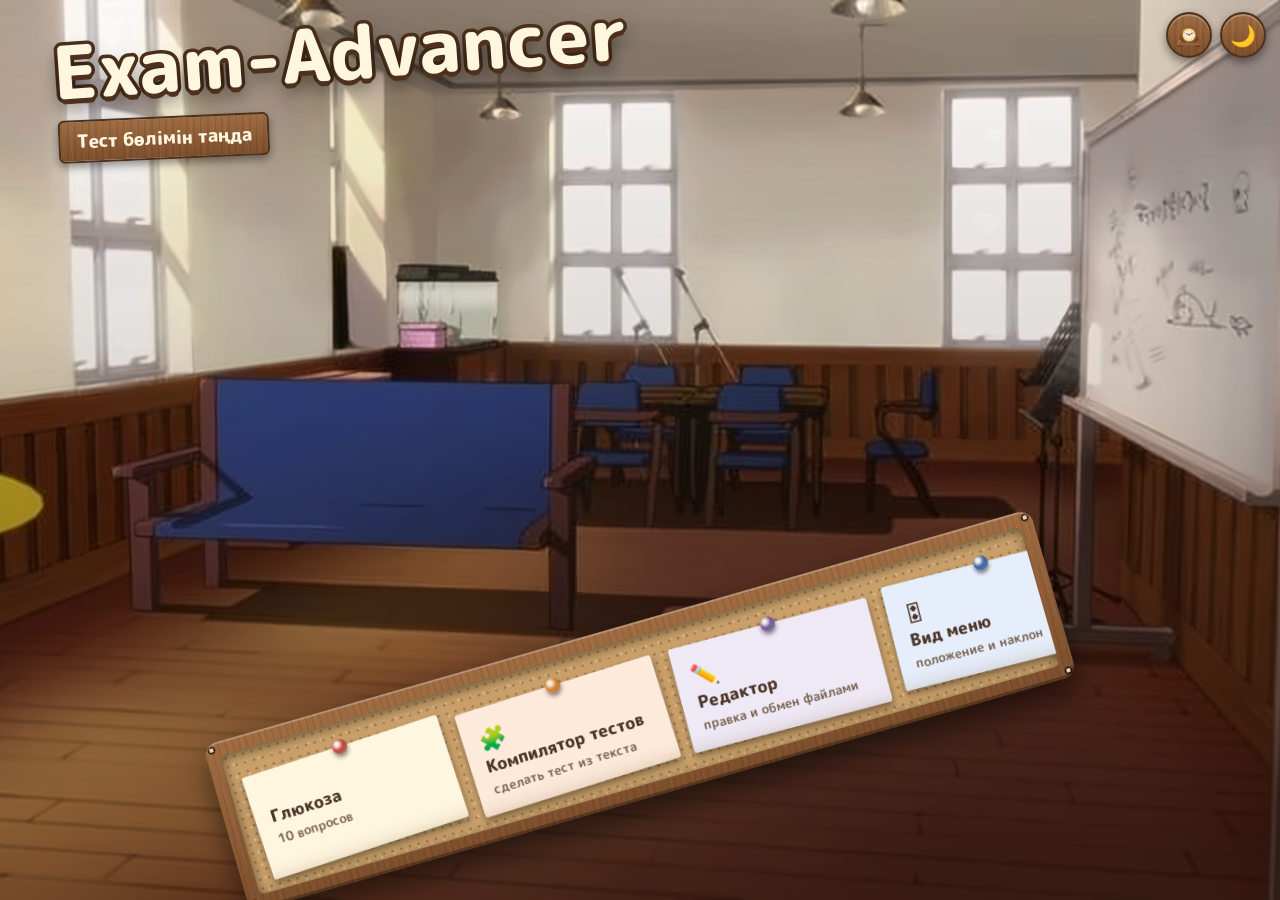
<file: index.html>
<!DOCTYPE html>
<html lang="ru">
<head>
    <meta charset="UTF-8">
    <!-- [НЕ УДАЛЯТЬ] viewport: без него медиа-запросы для телефона в style.css не сработают. -->
    <meta name="viewport" content="width=device-width, initial-scale=1">
    <title>Exam-Advancer | Тесты</title>
    <link rel="icon" href="data:,">
    <link rel="stylesheet" href="css/style.css">
    <!-- [НЕ УДАЛЯТЬ] до отрисовки применяет тему (ключ 'theme'), дизайн (ключ 'design') и включает «занавес» после перехода (ключ 'pt', см. js/transition.js). -->
    <script>try{if(localStorage.getItem('theme')==='dark')document.documentElement.setAttribute('data-theme','dark');if(localStorage.getItem('design')==='classic')document.documentElement.setAttribute('data-design','classic');if(sessionStorage.getItem('pt')){sessionStorage.removeItem('pt');document.documentElement.classList.add('pt-arrive')}}catch(e){}</script>
</head>
<body class="scene-menu home-lock">
    <!-- [НЕ УДАЛЯТЬ] id="app": home.js рисует главную именно сюда. -->
    <div class="scene" id="app"></div>

    <!-- [ПОРЯДОК ВАЖЕН] config → utils → store → layout → theme → transition → (assistant) → скрипт страницы. -->
    <script src="js/config.js"></script>
    <script src="js/utils.js"></script>
    <script src="js/store.js"></script>
    <script src="js/layout.js"></script>
    <script src="js/theme.js"></script>
    <script src="js/transition.js"></script>
    <script src="js/home.js"></script>
</body>
</html>
</file>
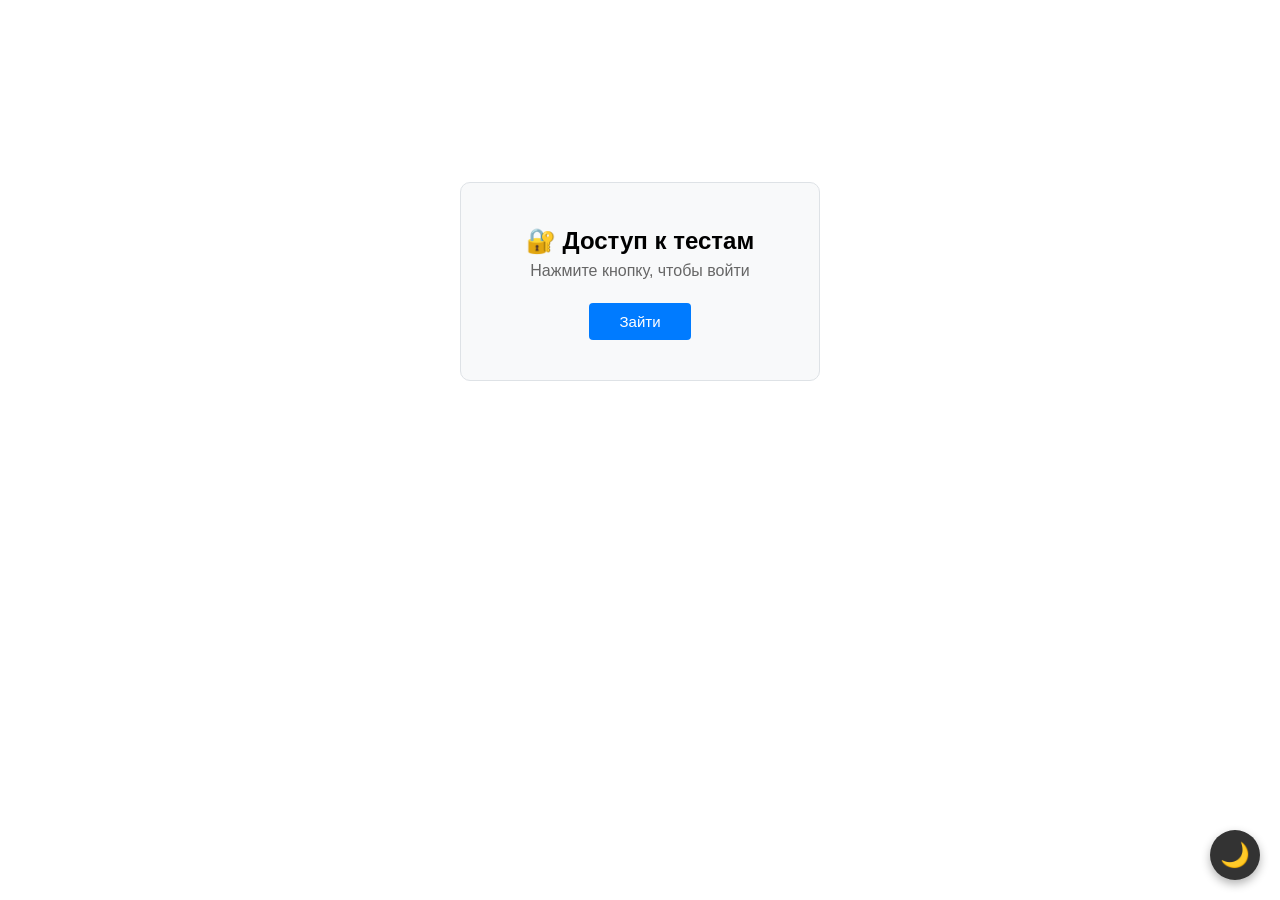
<file: quiz-template/index.html>
<!DOCTYPE html>
<html lang="ru">
<head>
    <meta charset="UTF-8">
    <!-- [НЕ УДАЛЯТЬ] viewport: без него медиа-запросы для телефона в style.css не сработают
         (в старой версии этой строки не было). -->
    <meta name="viewport" content="width=device-width, initial-scale=1">
    <title>Тесттер</title>
    <link rel="stylesheet" href="css/style.css">
    <!-- [НЕ УДАЛЯТЬ] применяет тему до отрисовки (нет белой вспышки). Ключ 'theme' = Quiz.config.KEYS.theme -->
    <script>try{if(localStorage.getItem('theme')==='dark')document.documentElement.setAttribute('data-theme','dark')}catch(e){}</script>
</head>
<body>
    <!-- [НЕ УДАЛЯТЬ] id="app": home.js рисует главную именно сюда.
         Кнопку темы здесь добавлять не нужно — её создаёт theme.js. -->
    <div class="container" id="app"></div>

    <!-- [ПОРЯДОК ВАЖЕН] config → utils → store → theme → auth → скрипт страницы.
         Новый общий скрипт добавляйте ПОСЛЕ auth.js и ДО скрипта страницы. -->
    <script src="js/config.js"></script>
    <script src="js/utils.js"></script>
    <script src="js/store.js"></script>
    <script src="js/theme.js"></script>
    <script src="js/auth.js"></script>
    <script src="js/home.js"></script>
</body>
</html>
</file>
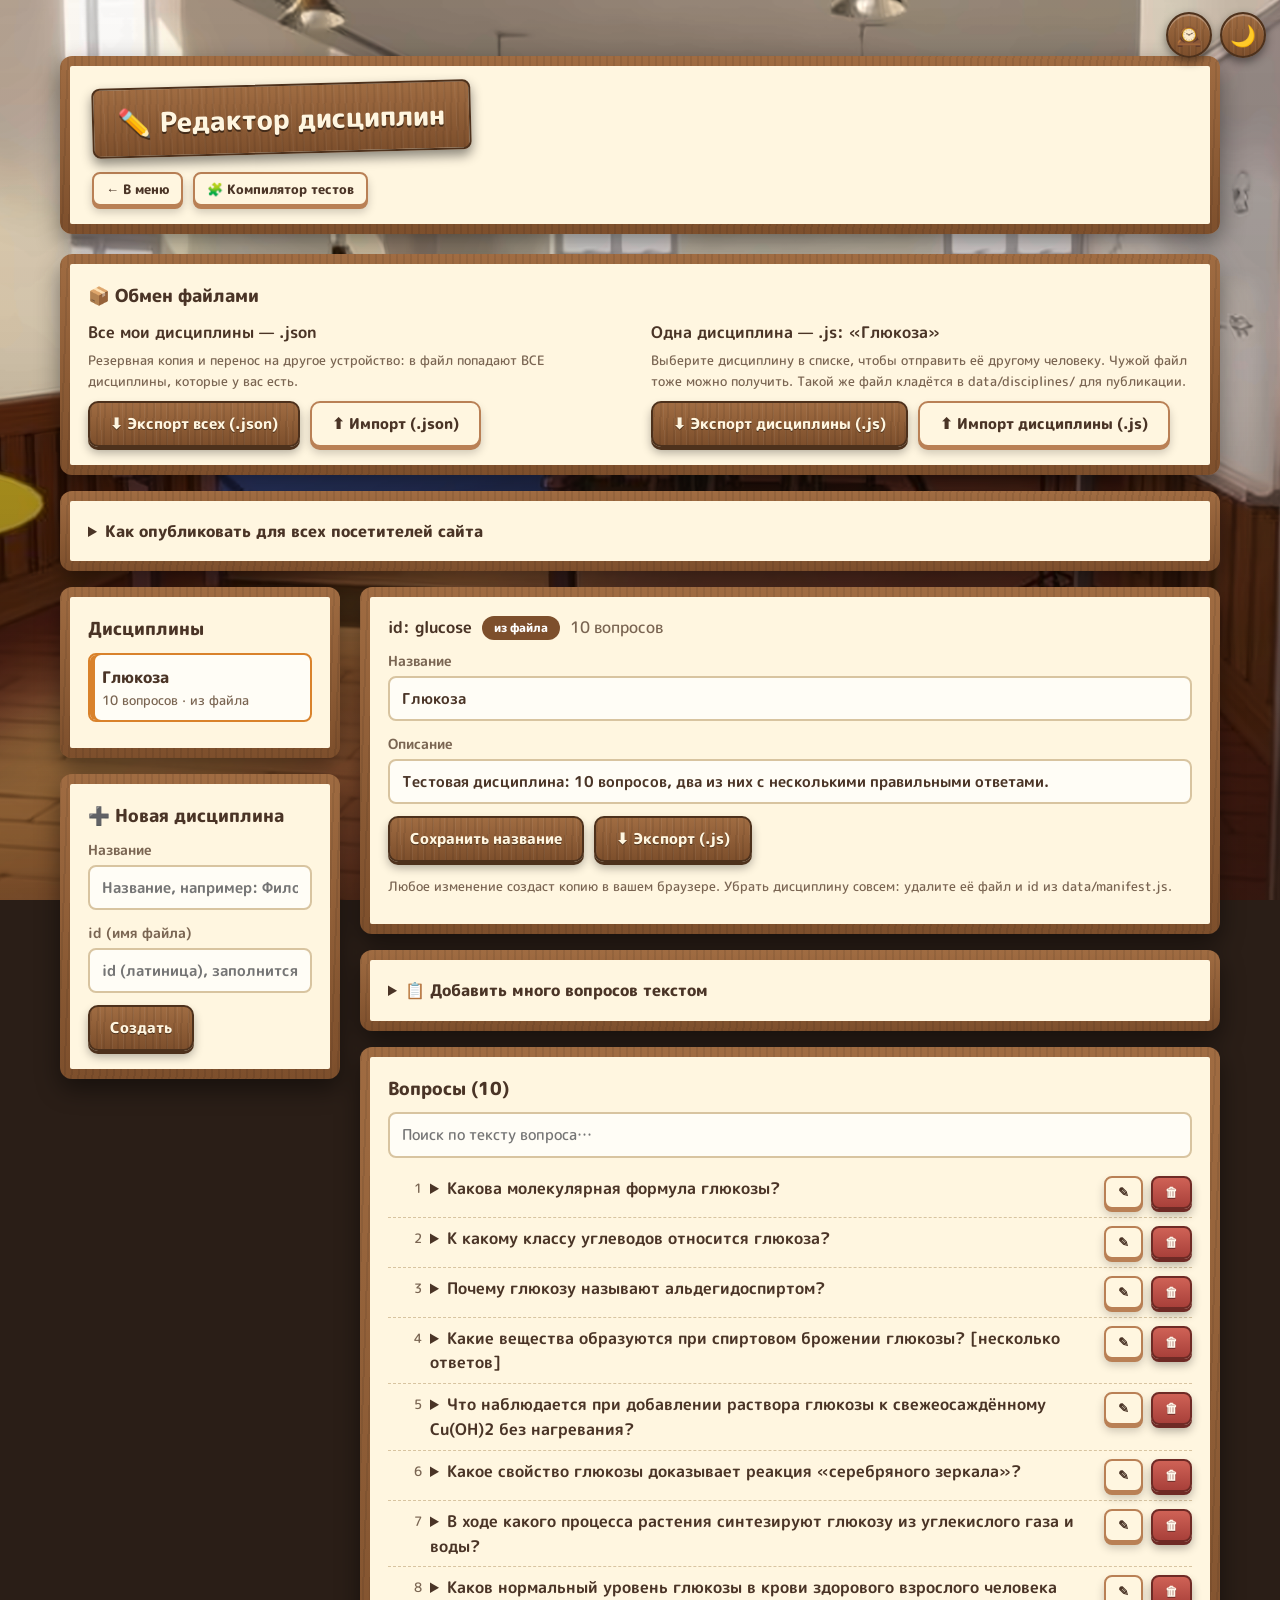
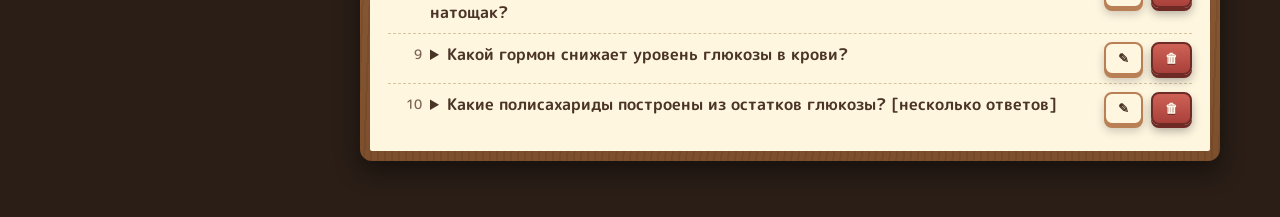
<file: admin.html>
<!DOCTYPE html>
<html lang="ru">
<head>
    <meta charset="UTF-8">
    <!-- [НЕ УДАЛЯТЬ] viewport: без него медиа-запросы для телефона в style.css не сработают. -->
    <meta name="viewport" content="width=device-width, initial-scale=1">
    <title>Редактор дисциплин</title>
    <link rel="icon" href="data:,">
    <link rel="stylesheet" href="css/style.css">
    <!-- [НЕ УДАЛЯТЬ] до отрисовки применяет тему (ключ 'theme'), дизайн (ключ 'design') и включает «занавес» после перехода (ключ 'pt', см. js/transition.js). -->
    <script>try{if(localStorage.getItem('theme')==='dark')document.documentElement.setAttribute('data-theme','dark');if(localStorage.getItem('design')==='classic')document.documentElement.setAttribute('data-design','classic');if(sessionStorage.getItem('pt')){sessionStorage.removeItem('pt');document.documentElement.classList.add('pt-arrive')}}catch(e){}</script>
</head>
<body class="scene-menu">
    <!-- [НЕ УДАЛЯТЬ] id="admin" — сюда admin.js рисует страницу -->
    <div class="container" id="admin" style="max-width:1200px"></div>

    <!-- [ПОРЯДОК ВАЖЕН] config → utils → store → layout → theme → transition → (assistant) → скрипт страницы. -->
    <script src="js/config.js"></script>
    <script src="js/utils.js"></script>
    <script src="js/store.js"></script>
    <script src="js/layout.js"></script>
    <script src="js/theme.js"></script>
    <script src="js/transition.js"></script>
    <script src="js/admin.js"></script>
</body>
</html>
</file>
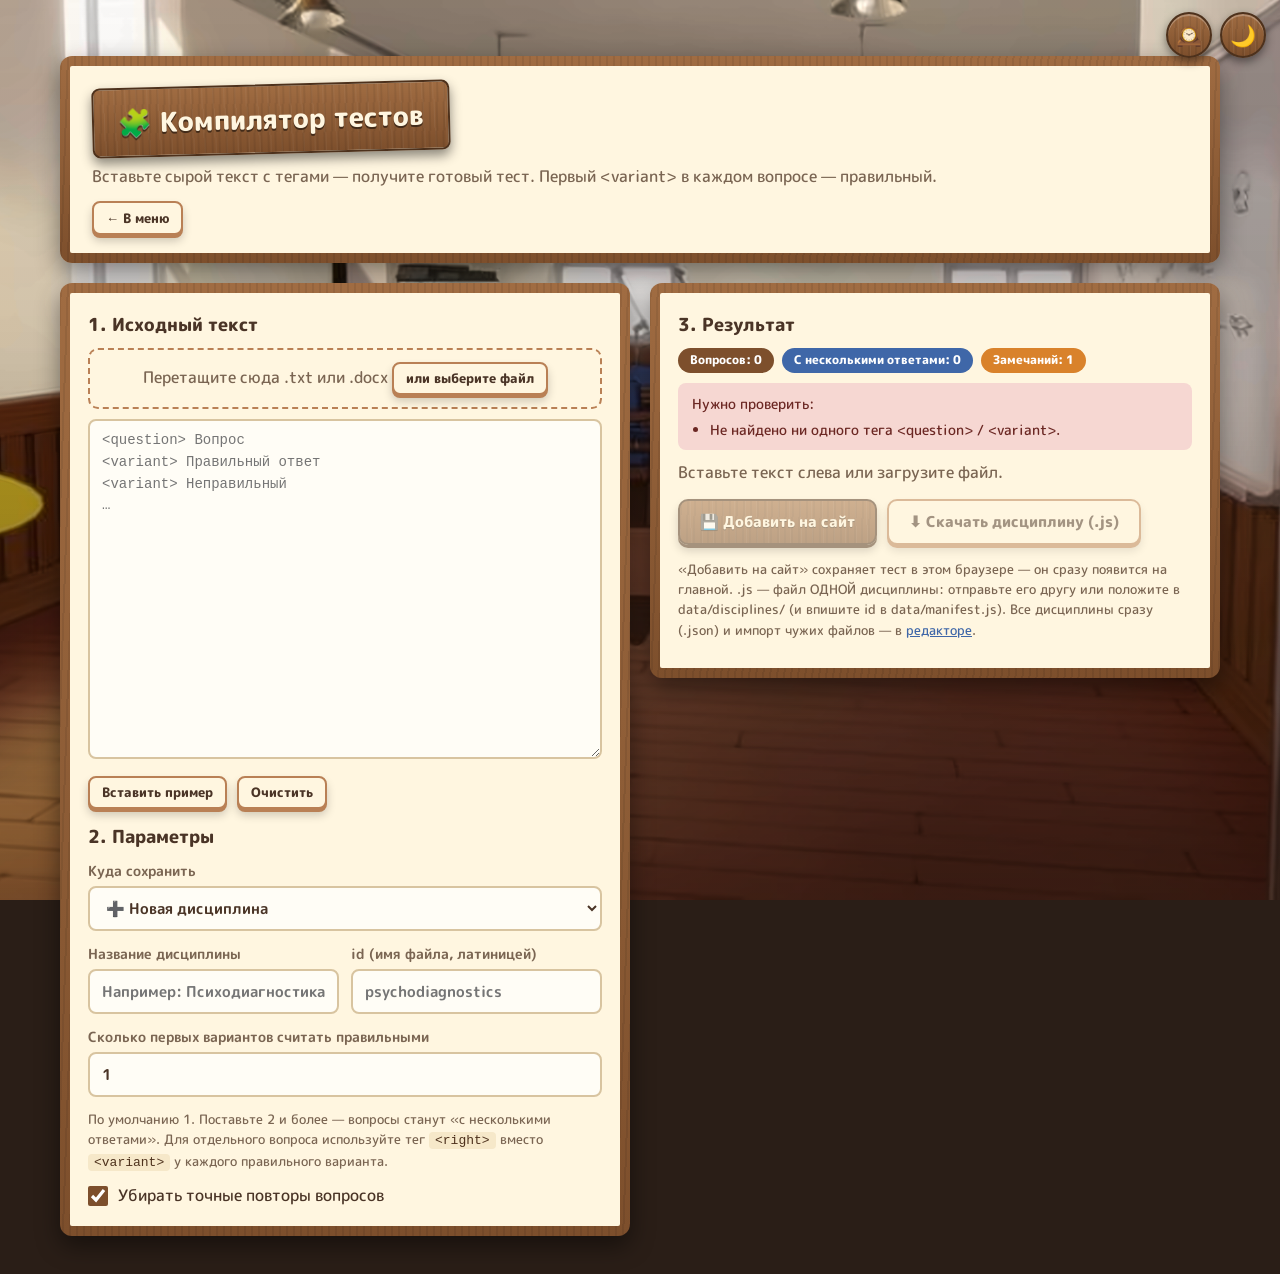
<file: compiler.html>
<!DOCTYPE html>
<html lang="ru">
<head>
    <meta charset="UTF-8">
    <!-- [НЕ УДАЛЯТЬ] viewport: без него медиа-запросы для телефона в style.css не сработают. -->
    <meta name="viewport" content="width=device-width, initial-scale=1">
    <title>Компилятор тестов</title>
    <link rel="icon" href="data:,">
    <link rel="stylesheet" href="css/style.css">
    <!-- [НЕ УДАЛЯТЬ] до отрисовки применяет тему (ключ 'theme'), дизайн (ключ 'design') и включает «занавес» после перехода (ключ 'pt', см. js/transition.js). -->
    <script>try{if(localStorage.getItem('theme')==='dark')document.documentElement.setAttribute('data-theme','dark');if(localStorage.getItem('design')==='classic')document.documentElement.setAttribute('data-design','classic');if(sessionStorage.getItem('pt')){sessionStorage.removeItem('pt');document.documentElement.classList.add('pt-arrive')}}catch(e){}</script>
</head>
<body class="scene-menu">
    <!-- [НЕ УДАЛЯТЬ] id="compiler" — сюда compiler.js рисует страницу -->
    <div class="container" id="compiler" style="max-width:1200px"></div>

    <!-- [ПОРЯДОК ВАЖЕН] config → utils → store → layout → theme → transition → (assistant) → скрипт страницы. -->
    <script src="js/config.js"></script>
    <script src="js/utils.js"></script>
    <script src="js/store.js"></script>
    <script src="js/layout.js"></script>
    <script src="js/theme.js"></script>
    <script src="js/transition.js"></script>
    <script src="js/compiler.js"></script>
</body>
</html>
</file>
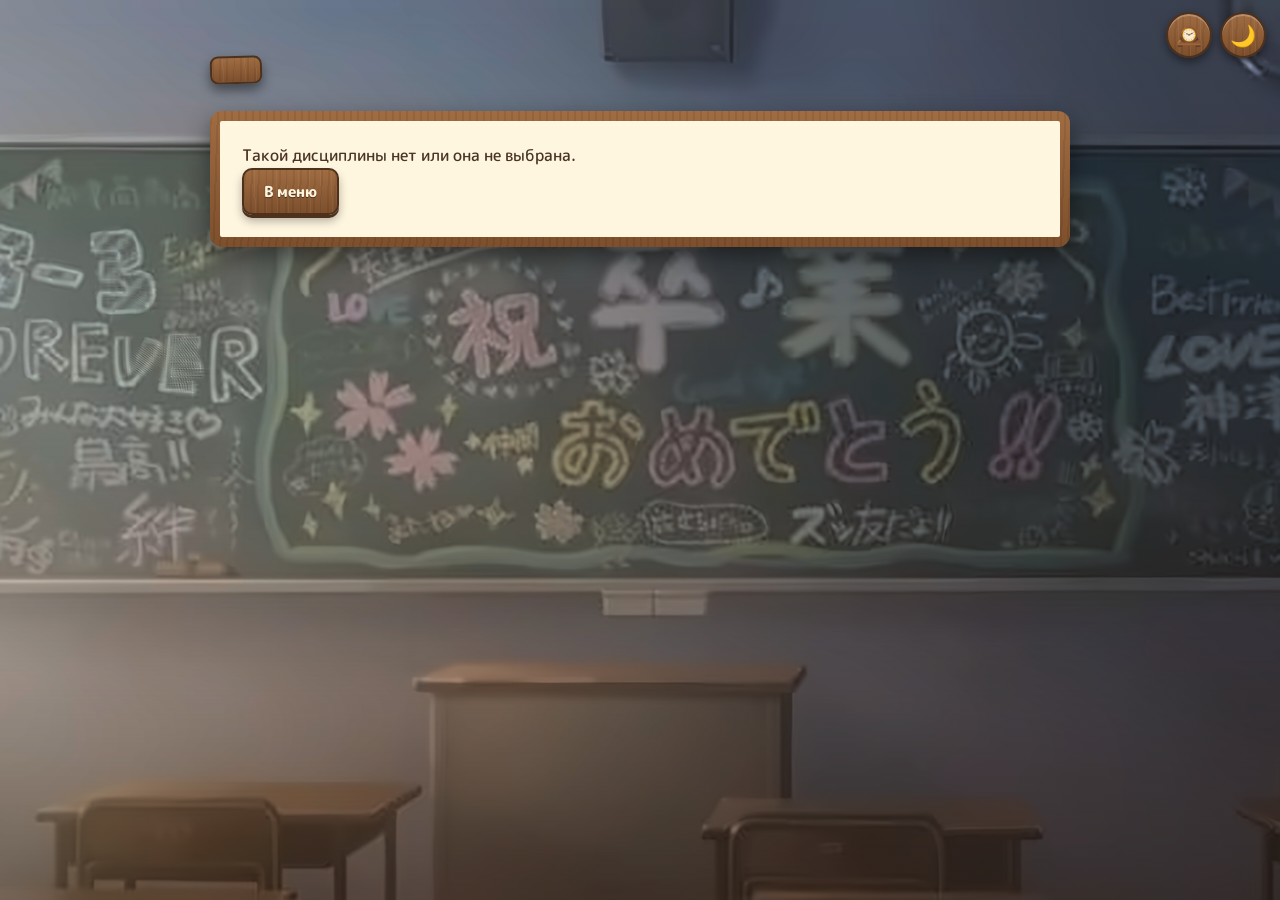
<file: quiz.html>
<!DOCTYPE html>
<html lang="ru">
<head>
    <meta charset="UTF-8">
    <!-- [НЕ УДАЛЯТЬ] viewport: без него медиа-запросы для телефона в style.css не сработают. -->
    <meta name="viewport" content="width=device-width, initial-scale=1">
    <title>Тест</title>
    <link rel="icon" href="data:,">
    <link rel="stylesheet" href="css/style.css">
    <!-- [НЕ УДАЛЯТЬ] до отрисовки применяет тему (ключ 'theme'), дизайн (ключ 'design') и включает «занавес» после перехода (ключ 'pt', см. js/transition.js). -->
    <script>try{if(localStorage.getItem('theme')==='dark')document.documentElement.setAttribute('data-theme','dark');if(localStorage.getItem('design')==='classic')document.documentElement.setAttribute('data-design','classic');if(sessionStorage.getItem('pt')){sessionStorage.removeItem('pt');document.documentElement.classList.add('pt-arrive')}}catch(e){}</script>
</head>
<body class="scene-class">
    <!-- [НЕ УДАЛЯТЬ] #quiz-wrapper (его меняет ассистент), #categoryTitle и #quiz — их ищут assistant.js и quiz.js. -->
    <div id="quiz-wrapper" class="layout-center">
        <div class="container">
            <h2 id="categoryTitle"></h2>
            <div id="quiz"></div>
        </div>
    </div>

    <!-- [ПОРЯДОК ВАЖЕН] config → utils → store → layout → theme → transition → (assistant) → скрипт страницы. -->
    <script src="js/config.js"></script>
    <script src="js/utils.js"></script>
    <script src="js/store.js"></script>
    <script src="js/layout.js"></script>
    <script src="js/theme.js"></script>
    <script src="js/transition.js"></script>
    <script src="js/assistant.js"></script>
    <script src="js/quiz.js"></script>
</body>
</html>
</file>
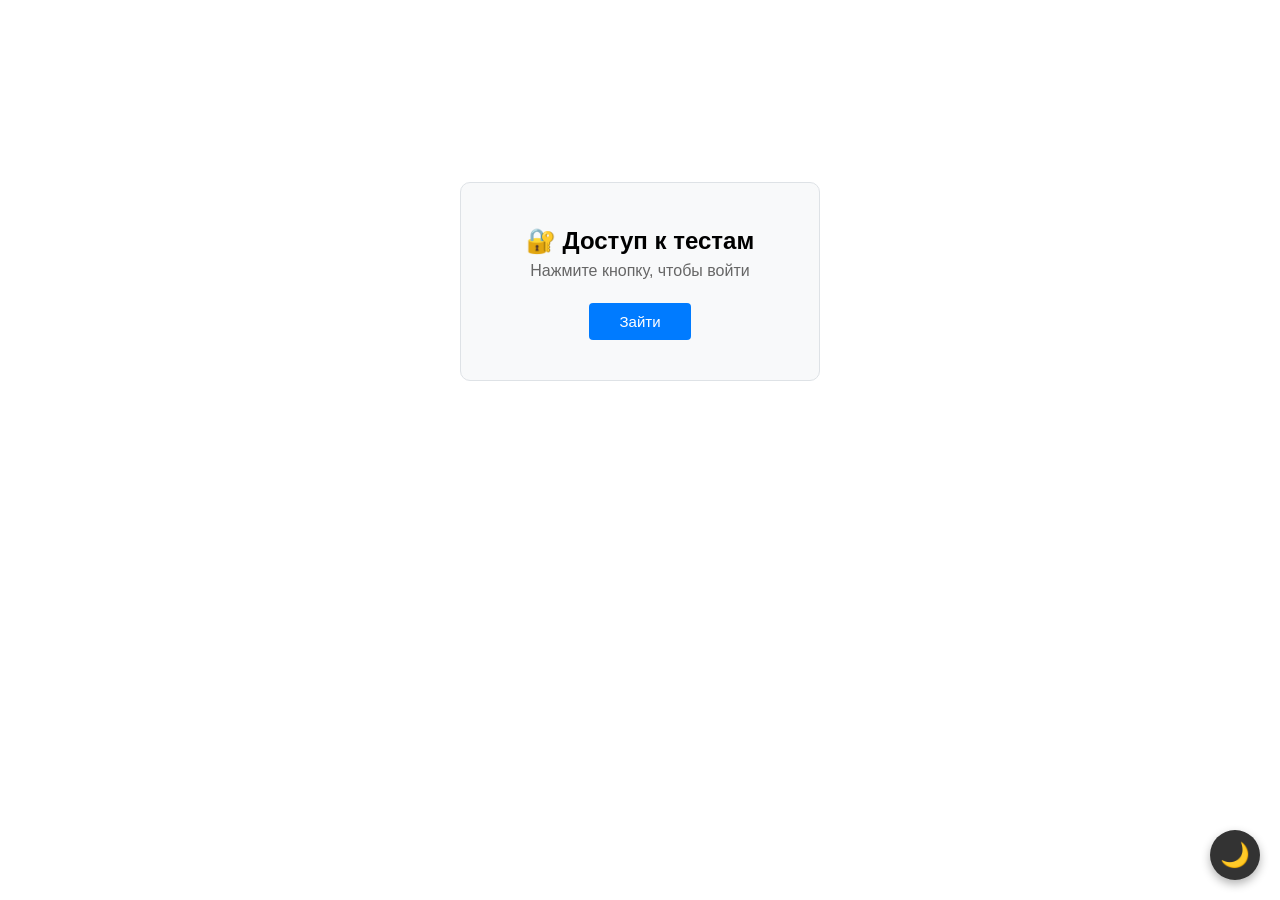
<file: quiz-template/admin.html>
<!DOCTYPE html>
<html lang="ru">
<head>
    <meta charset="UTF-8">
    <!-- [НЕ УДАЛЯТЬ] viewport: без него медиа-запросы для телефона в style.css не сработают
         (в старой версии этой строки не было). -->
    <meta name="viewport" content="width=device-width, initial-scale=1">
    <title>Редактор дисциплин</title>
    <link rel="stylesheet" href="css/style.css">
    <!-- [НЕ УДАЛЯТЬ] применяет тему до отрисовки (нет белой вспышки). Ключ 'theme' = Quiz.config.KEYS.theme -->
    <script>try{if(localStorage.getItem('theme')==='dark')document.documentElement.setAttribute('data-theme','dark')}catch(e){}</script>
</head>
<body>
    <!-- [НЕ УДАЛЯТЬ] id="admin" — сюда admin.js рисует редактор -->
    <div class="container" id="admin" style="max-width:1100px"></div>

    <!-- [ПОРЯДОК ВАЖЕН] config → utils → store → theme → auth → скрипт страницы.
         Новый общий скрипт добавляйте ПОСЛЕ auth.js и ДО скрипта страницы. -->
    <script src="js/config.js"></script>
    <script src="js/utils.js"></script>
    <script src="js/store.js"></script>
    <script src="js/theme.js"></script>
    <script src="js/auth.js"></script>
    <script src="js/admin.js"></script>
</body>
</html>
</file>
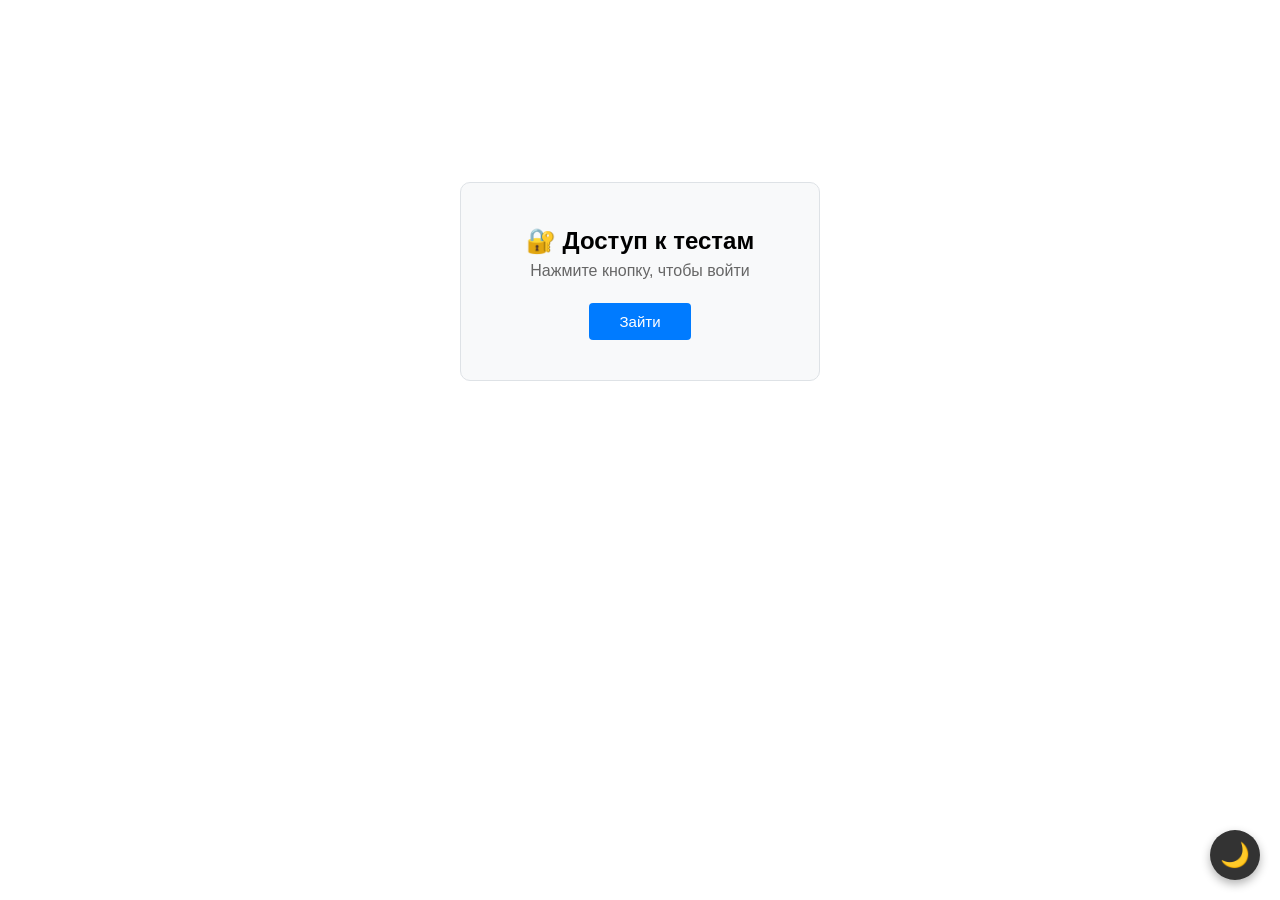
<file: quiz-template/quiz.html>
<!DOCTYPE html>
<html lang="ru">
<head>
    <meta charset="UTF-8">
    <!-- [НЕ УДАЛЯТЬ] viewport: без него медиа-запросы для телефона в style.css не сработают
         (в старой версии этой строки не было). -->
    <meta name="viewport" content="width=device-width, initial-scale=1">
    <title>Тест</title>
    <link rel="stylesheet" href="css/style.css">
    <!-- [НЕ УДАЛЯТЬ] применяет тему до отрисовки (нет белой вспышки). Ключ 'theme' = Quiz.config.KEYS.theme -->
    <script>try{if(localStorage.getItem('theme')==='dark')document.documentElement.setAttribute('data-theme','dark')}catch(e){}</script>
</head>
<body>
    <div class="container">
        <!-- [НЕ УДАЛЯТЬ] id="categoryTitle" и id="quiz" — их ищет js/quiz.js -->
        <h2 id="categoryTitle"></h2>
        <div id="quiz"></div>
    </div>

    <!-- [ПОРЯДОК ВАЖЕН] config → utils → store → theme → auth → скрипт страницы.
         Новый общий скрипт добавляйте ПОСЛЕ auth.js и ДО скрипта страницы. -->
    <script src="js/config.js"></script>
    <script src="js/utils.js"></script>
    <script src="js/store.js"></script>
    <script src="js/theme.js"></script>
    <script src="js/auth.js"></script>
    <script src="js/quiz.js"></script>
</body>
</html>
</file>
<file: css/style.css>
@import url('fonts.css');
/* =====================================================================
   css/style.css — стиль «школьный класс» (по мотивам меню K-On! PSP):
   фон-картинка кабинета, деревянные рамы, пробковая доска, бумажные записки,
   мягкий округлый шрифт. Все цвета — в переменных ниже.

   КАК ПОМЕНЯТЬ
   • Фоны: images/classroom1.png (главное меню, компилятор), images/classroom2.png (тест).
     Любые картинки с теми же именами подойдут (лучше от 1600 px по ширине).
   • Цвета: переменные в :root (день) и [data-theme="dark"] (вечер).
   • Шрифт: fonts/ (M PLUS Rounded 1c, лицензия OFL) — подключается в css/fonts.css.

   [НЕ ПЕРЕИМЕНОВЫВАТЬ] классы, которые создаёт JS:
     .dock .board-frame .cork .note .answer .multi .selected .correct .wrong
     .grid-question .current .answered .answered-correct .answered-wrong
     .navigation-panel .question-block .timer-bar .toast .q-item .curtain
   ===================================================================== */

:root {
  --wood-1: #a06c42;
  --wood-2: #7d4f2c;
  --wood-dark: #4d311c;
  --cork: #c9a06a;
  --paper: #fff6e0;
  --paper-2: #f6e8c9;
  --ink: #4a3426;
  --ink-soft: #7a6552;
  --accent: #3f67a8;         /* синий — как диван и стулья в кабинете */
  --accent-warm: #d9822b;
  --ok: #6a9f5b;  --ok-bg: #dcebd2;  --ok-text: #2f5a28;
  --bad: #c4504a; --bad-bg: #f6d7d2; --bad-text: #6b2723;

  --text: var(--ink);
  --muted: var(--ink-soft);
  --card: var(--paper);
  --card-hover: #fff0c8;
  --border: #d8c4a0;
  --input-bg: #fffdf6;
  --shadow: 0 6px 16px rgba(40, 20, 8, 0.35);

  /* для inline-стилей в JS */
  --correct-bg: var(--ok-bg); --correct-text: var(--ok-text);
  --wrong-bg: var(--bad-bg); --wrong-text: var(--bad-text);
  --selected-bg: #dbe7fa; --selected-accent: var(--accent);

  --wood-grain:
    repeating-linear-gradient(92deg, rgba(0,0,0,.07) 0 2px, transparent 2px 7px),
    repeating-linear-gradient(88deg, rgba(255,255,255,.05) 0 1px, transparent 1px 11px),
    linear-gradient(180deg, var(--wood-1), var(--wood-2));
  --tint: linear-gradient(180deg, rgba(255, 238, 210, 0.05) 0%, rgba(50, 28, 14, 0.15) 45%, rgba(40, 20, 8, 0.55) 100%);
  --font: 'M PLUS Rounded 1c', 'Nunito', 'Segoe UI', Arial, sans-serif;
  --d0: 0.05s;               /* задержка анимаций появления (увеличивается после перехода) */
  --box-opacity: 1;
}

[data-theme="dark"] {
  --wood-1: #7a4f2e;
  --wood-2: #55361d;
  --wood-dark: #2e1c0e;
  --cork: #a07c4e;
  --paper: #ece0c4;
  --paper-2: #ddceaa;
  --card-hover: #f3e3b8;
  --border: #bfa97d;
  --input-bg: #f7efd9;
  --tint: linear-gradient(180deg, rgba(14, 18, 44, 0.62) 0%, rgba(10, 12, 32, 0.7) 100%);
}

/* ===== БАЗА ===== */
* { box-sizing: border-box; margin: 0; padding: 0; }
html { -webkit-text-size-adjust: 100%; }
body {
  font-family: var(--font); font-weight: 500; line-height: 1.55; color: var(--ink);
  min-height: 100vh; background: #2a1e17 var(--scene, none) center / cover fixed no-repeat;
}
body::before { content: ''; position: fixed; inset: 0; z-index: -1; background: var(--tint); pointer-events: none; }
body.scene-menu { --scene: url('../images/classroom1.png'); }
body.scene-class { --scene: url('../images/classroom2.png'); }

a { color: var(--accent); }
.muted { color: var(--ink-soft); }
.hidden { display: none !important; }
h1, h2, h3 { font-weight: 800; }
.container { width: 100%; max-width: 900px; margin: 0 auto; padding: 56px 20px 40px; }
button { font-family: inherit; }

/* ===== КНОПКА ТЕМЫ (создаёт layout.js) ===== */
.fab {
  position: fixed; top: 12px; right: 14px; z-index: 5000;
  width: 46px; height: 46px; border-radius: 50%; cursor: pointer; font-size: 1.3rem;
  background: var(--wood-grain); color: var(--paper); border: 2px solid var(--wood-dark);
  box-shadow: 0 4px 10px rgba(0, 0, 0, 0.45), inset 0 2px 0 rgba(255,255,255,.25);
  transition: transform 0.25s cubic-bezier(.3,1.6,.5,1);
}
.fab-design { right: 68px; }
.fab:hover { transform: rotate(-12deg) scale(1.1); }
.hot-bar { display: none; }   /* шапка видна только в старом дизайне */

/* ===== ДЕРЕВЯННАЯ РАМА (общий приём) ===== */
.framed, .question-block, .results-container, .panel, .timer-bar, .info-card {
  border: 10px solid transparent; border-radius: 12px;
  background-image: linear-gradient(var(--paper), var(--paper)), var(--wood-grain);
  background-origin: padding-box, border-box; background-clip: padding-box, border-box;
  box-shadow: 0 10px 24px rgba(0, 0, 0, 0.45);
  color: var(--ink);
}

/* ===== КНОПКИ ===== */
.btn {
  display: inline-flex; align-items: center; justify-content: center; gap: 6px;
  padding: 10px 20px; font-size: 15px; font-weight: 800; cursor: pointer; text-decoration: none;
  color: var(--paper); border: 2px solid var(--wood-dark); border-radius: 10px;
  background: var(--wood-grain); text-shadow: 0 1px 0 rgba(0,0,0,.45);
  box-shadow: 0 3px 0 var(--wood-dark), 0 6px 10px rgba(0,0,0,.3);
  transition: transform 0.15s, box-shadow 0.15s, filter 0.15s;
}
.btn:hover:not(:disabled) { transform: translateY(-2px); filter: brightness(1.08); box-shadow: 0 5px 0 var(--wood-dark), 0 9px 12px rgba(0,0,0,.3); }
.btn:active:not(:disabled) { transform: translateY(2px); box-shadow: 0 1px 0 var(--wood-dark); }
.btn:disabled { opacity: 0.5; cursor: not-allowed; }
.btn-ghost, .navigation-panel .btn {
  background: var(--paper); color: var(--ink); text-shadow: none; border-color: #b98055;
  box-shadow: 0 3px 0 #b98055, 0 6px 10px rgba(0,0,0,.2);
}
.btn-ghost:hover:not(:disabled), .navigation-panel .btn:hover:not(:disabled) { background: var(--card-hover); filter: none; box-shadow: 0 5px 0 #b98055, 0 9px 12px rgba(0,0,0,.2); }
.btn-warning, .btn-danger, .navigation-panel .btn.btn-warning {
  background: linear-gradient(180deg, #cf6256, #a8403a); color: #fff7ea; border-color: #6e2a25;
  text-shadow: 0 1px 0 rgba(0,0,0,.4); box-shadow: 0 3px 0 #6e2a25, 0 6px 10px rgba(0,0,0,.3);
}
.navigation-panel .btn.finish-btn, .btn-success, .btn-primary { color: var(--paper); }
.navigation-panel .btn.finish-btn { background: var(--wood-grain); border-color: var(--wood-dark); text-shadow: 0 1px 0 rgba(0,0,0,.45); box-shadow: 0 3px 0 var(--wood-dark), 0 6px 10px rgba(0,0,0,.3); }
.btn-small { padding: 5px 12px; font-size: 13px; border-radius: 8px; }
.btn-big { padding: 14px 38px; font-size: 1.1rem; border-radius: 14px; }
.btn-icon { padding: 6px 10px; }

/* =====================================================================
   ГЛАВНОЕ МЕНЮ
   ===================================================================== */
body.home-lock { overflow: hidden; }   /* только главная: доска не должна прокручиваться; остальные страницы листаются */
.scene { position: fixed; inset: 0; }

.game-title {
  position: fixed; top: 4vh; left: 4vw; z-index: 15; max-width: 80vw;
  rotate: -4deg; transform-origin: left top; pointer-events: none;
  animation: titleIn 0.7s var(--d0) cubic-bezier(.2,1.2,.4,1) backwards;
}
.scene[data-side="top"] .game-title { top: auto; bottom: 4vh; }
.scene[data-side="left"] .game-title { left: auto; right: 4vw; top: 11vh; transform-origin: right top; text-align: right; }
.game-title h1 {
  font-size: clamp(2.4rem, 8vw, 4.6rem); line-height: 1; margin: 0; font-weight: 800; letter-spacing: 1px;
  color: #fff6e0; -webkit-text-stroke: 7px #4d311c; paint-order: stroke fill;
  text-shadow: 0 5px 0 #4d311c, 0 10px 18px rgba(0, 0, 0, 0.5);
}
.game-title p {
  display: inline-block; margin-top: 14px; padding: 5px 16px; font-weight: 800; font-size: clamp(0.9rem, 2.6vw, 1.15rem);
  color: var(--paper); background: var(--wood-grain); border: 2px solid var(--wood-dark); border-radius: 6px;
  box-shadow: 0 4px 8px rgba(0,0,0,.4); rotate: 1.5deg;
}
.game-notice {
  position: fixed; z-index: 16; top: 22vh; left: 4vw; max-width: min(420px, 86vw);
  padding: 10px 14px; border-radius: 6px; font-size: 13px; background: var(--paper); color: var(--bad-text);
  border-left: 5px solid var(--bad); box-shadow: var(--shadow);
}
.game-notice ul { margin: 4px 0 0 18px; }

/* --- наклонная панель с кнопками --- */
.dock { position: fixed; z-index: 20; --angle-n: -16; rotate: calc(var(--angle-n) * 1deg); }
.dock[data-flow="row"] { width: min(86vw, 860px); }
.dock[data-flow="column"] { width: min(330px, 80vw); height: min(68vh, 560px); }
.dock[data-side="bottom"] { left: 50%; bottom: calc(40px + 7vh); translate: -50% 0; }
.dock[data-side="top"] { left: 50%; top: calc(40px + 9vh); translate: -50% 0; }
.dock[data-side="left"] { left: 6vw; top: 50%; translate: 0 -50%; }
.dock[data-side="right"] { right: 6vw; top: 50%; translate: 0 -50%; }
.dock[data-side="bottom"] { --from: translateY(130%); }
.dock[data-side="top"] { --from: translateY(-130%); }
.dock[data-side="left"] { --from: translateX(-130%); }
.dock[data-side="right"] { --from: translateX(130%); }

.board-frame {
  position: relative; height: 100%; padding: 14px; border-radius: 14px;
  background-image:
    radial-gradient(circle at 7px 7px, #e8d6b4 0 2px, #2d1b0d 2.5px 3.5px, transparent 4px),
    radial-gradient(circle at calc(100% - 7px) 7px, #e8d6b4 0 2px, #2d1b0d 2.5px 3.5px, transparent 4px),
    radial-gradient(circle at 7px calc(100% - 7px), #e8d6b4 0 2px, #2d1b0d 2.5px 3.5px, transparent 4px),
    radial-gradient(circle at calc(100% - 7px) calc(100% - 7px), #e8d6b4 0 2px, #2d1b0d 2.5px 3.5px, transparent 4px),
    var(--wood-grain);
  box-shadow: 0 14px 30px rgba(0,0,0,.55), inset 0 2px 0 rgba(255,255,255,.25), inset 0 -3px 0 rgba(0,0,0,.3);
  animation: dockIn 0.8s var(--d0) cubic-bezier(.2,1.1,.35,1) backwards;
}
.cork {
  height: 100%; display: flex; gap: 16px; padding: 24px 16px 14px; border-radius: 6px;
  background-color: var(--cork);
  background-image: radial-gradient(rgba(80,48,20,.35) 1px, transparent 1.5px), radial-gradient(rgba(255,235,200,.35) 1px, transparent 1.5px);
  background-size: 9px 9px, 13px 13px; background-position: 0 0, 4px 6px;
  box-shadow: inset 0 3px 12px rgba(0,0,0,.5);
  scrollbar-width: thin; scrollbar-color: var(--wood-2) transparent;
}
.dock[data-flow="row"] .cork { flex-direction: row; overflow-x: auto; overflow-y: hidden; align-items: stretch; }
.dock[data-flow="column"] .cork { flex-direction: column; overflow-y: auto; overflow-x: hidden; }

/* --- записка --- */
.note {
  --paper: #fff6e0; --pin: #c8453b; --r: 0deg;
  position: relative; display: flex; flex-direction: column; justify-content: center; gap: 4px; text-align: left;
  flex: 0 0 auto; min-height: 96px; padding: 22px 16px 14px;
  background: var(--paper); color: var(--ink); border: 0; border-radius: 3px; font: inherit;
  box-shadow: 0 4px 7px rgba(0,0,0,.4), inset 0 -18px 18px -18px rgba(120,80,30,.25);
  transform: rotate(var(--r)); transition: transform 0.2s cubic-bezier(.3,1.6,.5,1), box-shadow 0.2s;
  animation: noteDrop 0.55s calc(var(--d0) + 0.45s + var(--i, 0) * 0.08s) cubic-bezier(.2,1.5,.4,1) backwards;
  cursor: pointer; text-decoration: none;
}
.dock[data-flow="row"] .note { width: clamp(150px, 24vw, 205px); }
.dock[data-flow="column"] .note { width: 100%; }
.note::before {
  content: ''; position: absolute; top: -7px; left: 50%; width: 15px; height: 15px; margin-left: -7px; border-radius: 50%;
  background: radial-gradient(circle at 35% 30%, rgba(255,255,255,.85) 0 12%, var(--pin) 42%, rgba(0,0,0,.45) 110%);
  box-shadow: 0 3px 4px rgba(0,0,0,.45);
}
.note:hover, .note:focus-visible { transform: rotate(0deg) translateY(-7px) scale(1.05); box-shadow: 0 14px 18px rgba(0,0,0,.45); z-index: 2; outline: none; }
.note.t2 { --paper: #e6eefb; --pin: #3f67a8; }
.note.t3 { --paper: #fdeadb; --pin: #d9822b; }
.note.t4 { --paper: #efe9f6; --pin: #7a5a9e; }
.note-title { font-weight: 800; font-size: 1.05rem; line-height: 1.25; overflow-wrap: anywhere; color: var(--ink); text-decoration: none; }
a.note .note-title, a.note .note-sub { text-decoration: none; }
.note-sub { font-size: 0.8rem; color: var(--ink-soft); font-weight: 700; }
.note-link { text-decoration: none; display: flex; flex-direction: column; gap: 4px; }
.note-link::after { content: ''; position: absolute; inset: 0; }
.note-del {
  position: absolute; z-index: 3; top: 8px; right: 6px; width: 24px; height: 24px; border-radius: 50%; border: 0;
  background: transparent; color: var(--ink-soft); font-size: 14px; cursor: pointer; opacity: 0.55;
}
.note-del:hover { opacity: 1; background: var(--bad-bg); color: var(--bad-text); }
.note-ico { font-size: 1.4rem; line-height: 1; }

/* --- окно настроек вида --- */
.sheet-back { position: fixed; inset: 0; z-index: 4000; display: flex; align-items: center; justify-content: center; padding: 16px;
  background: rgba(20, 10, 4, 0.55); animation: fadeOnly 0.2s; }
.sheet { max-width: 440px; width: 100%; padding: 22px; border-radius: 12px; animation: noteIn 0.35s cubic-bezier(.2,1.4,.4,1); }
.sheet h3 { margin-bottom: 14px; }
.sheet .group { margin-bottom: 14px; }
.sheet .group > b { display: block; margin-bottom: 6px; font-size: 14px; color: var(--ink-soft); }
.chips { display: flex; flex-wrap: wrap; gap: 8px; }
.chip, .setup-size-btn, .setup-time-btn {
  padding: 8px 16px; border-radius: 999px; font-size: 14px; font-weight: 800; cursor: pointer;
  background: var(--paper); color: var(--ink); border: 2px solid #b98055; transition: all 0.15s;
}
.chip:hover, .setup-size-btn:hover, .setup-time-btn:hover { background: var(--card-hover); transform: translateY(-2px); }
.chip.on, .setup-size-btn.active, .setup-time-btn.active {
  background: var(--wood-grain); color: var(--paper); border-color: var(--wood-dark); text-shadow: 0 1px 0 rgba(0,0,0,.4);
}
.setup-size-btn { border-radius: 10px; padding: 10px 18px; }

/* =====================================================================
   СТРАНИЦЫ ТЕСТА И КОМПИЛЯТОРА
   ===================================================================== */
#quiz-wrapper.bg-full { background: rgba(255, 246, 224, 0.92); }
#quiz-wrapper.layout-left .container { max-width: 100%; margin: 0; }
#quiz-wrapper .question-block, #quiz-wrapper .results-container,
#quiz-wrapper .question-grid, #quiz-wrapper .timer-bar { opacity: var(--box-opacity); }

h2#categoryTitle, .info-card h1 {
  display: inline-block; max-width: 100%; margin-bottom: 20px; padding: 12px 24px; rotate: -1.5deg;
  font-size: 1.5rem; font-weight: 800; color: var(--paper); text-shadow: 0 2px 0 rgba(0,0,0,.5);
  background: var(--wood-grain); border: 2px solid var(--wood-dark); border-radius: 8px; box-shadow: 0 6px 12px rgba(0,0,0,.45);
  animation: plankIn 0.6s var(--d0) cubic-bezier(.2,1.3,.4,1) backwards;
}
.info-card { padding: 18px 22px; margin-bottom: 20px; animation: noteIn 0.5s var(--d0) backwards; }
.info-card h1 { display: inline-block; margin-bottom: 10px; font-size: 1.7rem; }
.info-card p { color: var(--ink-soft); }

.question-block { padding: 22px; margin-bottom: 20px; }
.question-block.enter, .fade-in { animation: noteIn 0.45s cubic-bezier(.2,1.2,.4,1) backwards; }
.question-block h3 { font-size: 13px; margin-bottom: 10px; font-weight: 800; color: var(--ink-soft); letter-spacing: 1px; text-transform: uppercase; }
.question-text { font-size: 1.15rem; margin-bottom: 18px; font-weight: 700; line-height: 1.6; white-space: pre-wrap; }
.question-hint { font-size: 13px; color: var(--ink-soft); margin: -8px 0 14px; }

/* --- варианты ответа: бумажные полоски --- */
.answers { display: flex; flex-direction: column; gap: 10px; }
.answer {
  position: relative; display: block; width: 100%; min-height: 52px; padding: 12px 18px 12px 54px; text-align: left;
  font: inherit; font-size: 1rem; color: var(--ink); cursor: pointer;
  background: #fffdf6; border: 2px solid var(--border); border-radius: 8px;
  box-shadow: 0 2px 0 var(--border); transition: all 0.18s ease;
}
.answer::before {
  content: ''; position: absolute; left: 16px; top: 50%; translate: 0 -50%; width: 20px; height: 20px;
  border: 2px solid #9c7a55; border-radius: 50%; background: #fff; transition: all 0.18s;
}
.answer.multi::before { border-radius: 5px; }
.answer:hover:not(:disabled) { background: var(--card-hover); border-color: #b98055; transform: translateX(5px) rotate(-0.3deg); }
.answer:disabled { cursor: default; }
.answer.selected { background: var(--selected-bg); border-color: var(--accent); box-shadow: 0 2px 0 var(--accent); }
.answer.selected::before { border-color: var(--accent); background: var(--accent); box-shadow: inset 0 0 0 3px #fff; }
.answer.correct { background: var(--ok-bg) !important; border-color: var(--ok) !important; color: var(--ok-text) !important; font-weight: 800; box-shadow: 0 2px 0 var(--ok); }
.answer.correct::before { border-color: var(--ok); background: var(--ok); box-shadow: inset 0 0 0 3px var(--ok-bg); }
.answer.wrong { background: var(--bad-bg) !important; border-color: var(--bad) !important; color: var(--bad-text) !important; box-shadow: 0 2px 0 var(--bad); animation: shake 0.35s; }
.answer.wrong::before { border-color: var(--bad); background: var(--bad); box-shadow: inset 0 0 0 3px var(--bad-bg); }
.answer:disabled:not(.correct):not(.wrong):not(.selected) { color: var(--ink); }
.answer.locked { opacity: 0.75; }
.confirm-row { margin-top: 14px; }
.explanation { margin-top: 15px; padding: 12px 15px; border-radius: 6px; font-size: 15px; background: var(--paper-2); border-left: 5px solid var(--accent-warm); white-space: pre-wrap; }

/* --- настройка теста --- */
.setup-title { margin-bottom: 14px; }
.setup-label { margin: 0 0 10px; font-weight: 800; }
.setup-section { margin-top: 20px; padding-top: 18px; border-top: 2px dashed var(--border); }
.setup-row { display: flex; flex-wrap: wrap; gap: 10px; align-items: center; }
.setup-custom input[type="number"] { width: 170px; }
.setup-check { display: flex; align-items: flex-start; gap: 10px; cursor: pointer; }
.setup-check input { width: 20px; height: 20px; margin-top: 3px; flex: none; accent-color: var(--wood-2); cursor: pointer; }
.setup-check small { display: block; color: var(--ink-soft); font-size: 13px; margin-top: 2px; font-weight: 500; }
.setup-sub { margin-top: 14px; padding-left: 30px; }
.time-value { font-size: 1.2rem; font-weight: 800; color: var(--accent); min-width: 70px; }
input[type="range"] { accent-color: var(--wood-2); width: 220px; max-width: 100%; }
.setup-start { margin-top: 24px; }
.exam-box { margin-top: 12px; padding: 14px 16px; border-radius: 10px; background: var(--paper-2); border: 2px dashed var(--accent-warm); }

/* --- таймер --- */
.timer-bar { position: sticky; top: 8px; z-index: 900; display: flex; align-items: center; flex-wrap: wrap; gap: 10px; padding: 8px 16px; margin-bottom: 16px; font-size: 1.2rem; font-weight: 800; }
.timer-bar .mode-badge { font-size: 0.8rem; padding: 3px 12px; border-radius: 12px; background: var(--accent-warm); color: #fff; }
.timer-bar .timer-sep { color: var(--ink-soft); font-weight: 400; }
.timer-bar .timer-total { opacity: 0.55; }
.timer-bar .timer-left { color: var(--accent); transition: color 0.4s; font-variant-numeric: tabular-nums; }
.timer-bar .timer-left.warn { color: #c98100; }
.timer-bar .timer-left.danger { color: var(--bad); animation: pulse 1s infinite; }
.timer-bar .timer-note { margin-left: auto; font-size: 0.85rem; font-weight: 700; color: var(--ink-soft); }
.timer-bar.expired { filter: saturate(1.4) hue-rotate(-10deg); }

/* --- навигация и сетка --- */
.navigation-panel { display: flex; flex-wrap: wrap; gap: 12px; margin: 0 0 18px; }
.question-grid { padding: 14px 16px; margin-bottom: 20px; border-radius: 10px; background: rgba(255, 246, 224, 0.94); box-shadow: var(--shadow); border: 2px solid #b98055; }
.question-grid-label { font-size: 11px; font-weight: 800; letter-spacing: 1px; text-transform: uppercase; color: var(--ink-soft); margin-bottom: 8px; }
.grid { display: flex; flex-wrap: wrap; gap: 8px; }
.grid-question {
  width: 38px; height: 38px; display: flex; align-items: center; justify-content: center; flex-shrink: 0;
  font: inherit; font-size: 13px; font-weight: 800; cursor: pointer; color: var(--ink);
  background: #fffdf6; border: 2px solid var(--border); border-radius: 8px; transition: all 0.15s;
}
.grid-question:hover { transform: translateY(-3px) rotate(-4deg); border-color: #b98055; }
.grid-question.answered { background: var(--accent); border-color: var(--accent); color: #fff; }
.grid-question.answered-correct { background: var(--ok); border-color: var(--ok); color: #fff; }
.grid-question.answered-wrong { background: var(--bad); border-color: var(--bad); color: #fff; }
.grid-question.skipped { border-color: #e0a63a; background: #fff1cc; }
.grid-question.current { box-shadow: 0 0 0 3px var(--accent-warm); }

/* --- результаты --- */
.results-container { max-width: 760px; margin: 0 auto 20px; padding: 28px; }
.results-emoji { font-size: 3rem; text-align: center; }
.results-title { text-align: center; font-size: 1.7rem; margin-bottom: 6px; }
.results-percent { text-align: center; font-size: 3.4rem; font-weight: 800; color: var(--accent); margin: 8px 0 18px; }
.results-alert { text-align: center; color: var(--bad); font-weight: 800; margin-bottom: 8px; }
.stat-item { display: flex; justify-content: space-between; align-items: center; gap: 10px; padding: 12px 16px; margin-bottom: 10px; border-radius: 8px; background: #fffdf6; border: 2px solid var(--border); border-left: 6px solid #9c7a55; }
.stat-item.correct { border-left-color: var(--ok); }
.stat-item.wrong { border-left-color: var(--bad); }
.stat-item.skipped { border-left-color: #e0a63a; }
.stat-item.total { border-left-color: var(--accent); font-weight: 800; }
.stat-value { font-weight: 800; font-size: 1.1rem; }
.results-actions { display: flex; gap: 12px; justify-content: center; margin-top: 26px; flex-wrap: wrap; }
.review { margin-top: 24px; }
.review-head { display: flex; justify-content: space-between; align-items: center; flex-wrap: wrap; gap: 10px; margin-bottom: 12px; }
.review-filter { display: flex; gap: 8px; }
.review-filter .btn { padding: 6px 14px; font-size: 13px; }
.review-grid { background: transparent; box-shadow: none; border: 0; padding: 14px 0 4px; }
.review details { margin-bottom: 8px; border: 2px solid var(--border); border-left-width: 6px; border-radius: 8px; background: #fffdf6; }
.review details.is-ok { border-left-color: var(--ok); }
.review details.is-bad { border-left-color: var(--bad); }
.review details.is-skip { border-left-color: #e0a63a; }
.review summary { padding: 10px 14px; cursor: pointer; overflow-wrap: anywhere; font-weight: 700; }
.review .review-body { padding: 0 14px 12px; font-size: 14px; }
.review ul.rv { list-style: none; margin: 6px 0 0; }
.review ul.rv li { padding: 6px 10px; margin-bottom: 4px; border-radius: 6px; border: 1px solid var(--border); overflow-wrap: anywhere; }
.review ul.rv li.rv-right { background: var(--ok-bg); color: var(--ok-text); border-color: var(--ok); }
.review ul.rv li.rv-bad { background: var(--bad-bg); color: var(--bad-text); border-color: var(--bad); }
.review .rv-note { margin-top: 6px; color: var(--ink-soft); font-size: 13px; }

/* --- формы (компилятор) --- */
.panel { padding: 18px; margin-bottom: 16px; }
.panel h3 { margin-bottom: 10px; font-size: 1.1rem; }
.toolbar { display: flex; flex-wrap: wrap; gap: 10px; margin-bottom: 14px; align-items: center; }
label.field { display: block; margin-bottom: 12px; font-size: 14px; font-weight: 700; color: var(--ink-soft); }
label.field > input, label.field > textarea, label.field > select { margin-top: 4px; }
input[type="text"], input[type="number"], textarea, select {
  width: 100%; padding: 9px 12px; font: inherit; font-size: 15px; color: var(--ink);
  background: var(--input-bg); border: 2px solid var(--border); border-radius: 8px;
}
textarea { resize: vertical; min-height: 60px; }
textarea.mono { font-family: Consolas, 'Courier New', monospace; font-size: 14px; min-height: 160px; }
input:focus, textarea:focus, select:focus { outline: none; border-color: var(--accent); }
.hint { font-size: 13px; color: var(--ink-soft); margin: 6px 0 10px; }
.hint code, .panel code { background: var(--paper-2); color: var(--wood-dark); padding: 1px 6px; border-radius: 4px; font-size: 13px; }
.badge { display: inline-block; padding: 3px 12px; border-radius: 15px; font-size: 12px; font-weight: 800; color: #fff; background: var(--wood-2); }
.badge-blue { background: var(--accent); }
.badge-orange { background: var(--accent-warm); }
.notice { padding: 10px 14px; margin: 0 0 12px; border-radius: 8px; font-size: 14px; background: var(--paper-2); border-left: 5px solid var(--accent-warm); }
.compiler-grid { display: grid; grid-template-columns: 1fr 1fr; gap: 20px; align-items: start; animation: noteIn 0.5s calc(var(--d0) + 0.1s) backwards; }
.compiler-grid .panel { margin-bottom: 0; }
.dropzone { border: 2px dashed #b98055; border-radius: 10px; padding: 12px; text-align: center; color: var(--ink-soft); transition: background 0.2s; }
.dropzone.over { background: var(--paper-2); }
.preview-list { max-height: 520px; overflow: auto; }
.row-fields { display: grid; grid-template-columns: 1fr 1fr; gap: 12px; }
.stat-line { display: flex; gap: 8px; flex-wrap: wrap; margin-bottom: 10px; }
.errors-box { margin-bottom: 10px; padding: 10px 14px; border-radius: 8px; background: var(--bad-bg); color: var(--bad-text); font-size: 14px; }
.errors-box ul { margin: 4px 0 0 18px; }
.errors-box:empty { display: none; }
.q-item { display: flex; gap: 8px; align-items: flex-start; padding: 8px 0; border-bottom: 1px dashed var(--border); }
.q-item:last-child { border-bottom: none; }
.q-item details { flex: 1; min-width: 0; }
.q-item summary { cursor: pointer; overflow-wrap: anywhere; font-weight: 700; }
.q-item ul { margin: 6px 0 0 20px; font-size: 14px; }
.q-item li.is-correct { color: var(--ok-text); font-weight: 800; }
.q-num { color: var(--ink-soft); min-width: 34px; text-align: right; font-size: 13px; padding-top: 2px; }
.toast { position: fixed; left: 20px; bottom: 20px; max-width: 80vw; z-index: 10000; padding: 12px 18px; border-radius: 8px; color: #fff; background: var(--wood-dark); box-shadow: var(--shadow); animation: noteIn 0.3s; }
.toast.error { background: var(--bad); }
.toast.ok { background: var(--ok); }

/* --- помощник --- */
.assistant-bubble { position: fixed; bottom: 22px; right: 22px; z-index: 2000; display: flex; flex-direction: column; align-items: flex-end; gap: 10px; pointer-events: none; }
.assistant-toggle { width: 52px; height: 52px; border-radius: 50%; cursor: pointer; font-size: 1.5rem; background: var(--wood-grain); border: 2px solid var(--wood-dark); box-shadow: 0 4px 10px rgba(0,0,0,.5); display: flex; align-items: center; justify-content: center; pointer-events: all; transition: transform 0.25s cubic-bezier(.3,1.6,.5,1); }
.assistant-toggle:hover { transform: rotate(-12deg) scale(1.1); }
.assistant-popup { background: var(--paper); border: 2px solid #b98055; border-radius: 12px; padding: 12px 16px; max-width: 260px; box-shadow: var(--shadow); font-size: 0.92rem; line-height: 1.4; color: var(--ink); pointer-events: all; animation: noteIn 0.3s; }
.assistant-controls { display: flex; flex-direction: column; gap: 6px; pointer-events: all; }
.assistant-ctrl-btn { background: var(--paper); border: 2px solid #b98055; color: var(--ink); border-radius: 10px; padding: 7px 14px; font: inherit; font-size: 0.82rem; font-weight: 800; cursor: pointer; white-space: nowrap; box-shadow: 0 2px 0 #b98055; }
.assistant-ctrl-btn:hover { background: var(--card-hover); }

/* --- редактор (admin.html) --- */
.admin-layout { display: grid; grid-template-columns: 280px 1fr; gap: 20px; align-items: start; }
.disc-item { display: block; width: 100%; text-align: left; font: inherit; font-weight: 800; cursor: pointer; padding: 10px 12px; margin-bottom: 8px; border-radius: 8px; background: #fffdf6; color: var(--ink); border: 2px solid var(--border); transition: all 0.15s; }
.disc-item:hover { background: var(--card-hover); border-color: #b98055; transform: translateX(3px); }
.disc-item.active { border-color: var(--accent-warm); box-shadow: inset 5px 0 0 var(--accent-warm); }
.disc-item small { display: block; color: var(--ink-soft); font-weight: 500; }
.answer-row { display: flex; gap: 8px; align-items: center; margin-bottom: 8px; }
.answer-row input[type="checkbox"] { width: 20px; height: 20px; flex: none; cursor: pointer; accent-color: var(--wood-2); }
.form-errors { color: var(--bad); font-size: 14px; margin: 8px 0; }
.form-errors:empty { display: none; }
.exchange { display: grid; grid-template-columns: 1fr 1fr; gap: 22px; }
.exchange .toolbar { margin-bottom: 0; }
details.panel > summary { cursor: pointer; font-weight: 800; }
details.panel[open] > summary { margin-bottom: 10px; }

/* =====================================================================
   АНИМАЦИИ
   ===================================================================== */
@keyframes dockIn { from { transform: var(--from); opacity: 0; } to { transform: none; opacity: 1; } }
@keyframes noteDrop { from { transform: translateY(-60px) rotate(calc(var(--r) * -3)); opacity: 0; } to { transform: rotate(var(--r)); opacity: 1; } }
@keyframes titleIn { from { opacity: 0; transform: translateY(-40px) scale(0.9); } to { opacity: 1; transform: none; } }
@keyframes plankIn { from { opacity: 0; transform: translateX(-60px); } to { opacity: 1; transform: none; } }
@keyframes noteIn { from { opacity: 0; transform: translateY(26px) scale(0.97); } to { opacity: 1; transform: none; } }
@keyframes fadeOnly { from { opacity: 0; } to { opacity: 1; } }
@keyframes shake { 20% { transform: translateX(-6px); } 40% { transform: translateX(6px); } 60% { transform: translateX(-4px); } 80% { transform: translateX(3px); } }
@keyframes pulse { 50% { opacity: 0.55; } }

/* --- переход между страницами: деревянный «занавес» по диагонали --- */
.curtain, html.pt-arrive::after {
  content: ''; position: fixed; top: 0; bottom: 0; left: -45vw; right: -45vw; z-index: 99999; pointer-events: none;
  background: linear-gradient(90deg, var(--paper) 0 14px, transparent 14px), var(--wood-grain);
  border-right: 3px solid var(--wood-dark);
}
.curtain { transform: translateX(-135%) skewX(-16deg); }
.curtain.go { animation: curtainIn 0.42s cubic-bezier(.7, 0, .3, 1) forwards; }
@keyframes curtainIn { to { transform: translateX(0) skewX(-16deg); } }
html.pt-arrive::after { transform: skewX(-16deg); animation: curtainOut 0.6s 0.12s cubic-bezier(.7, 0, .3, 1) forwards; }
@keyframes curtainOut { from { transform: translateX(0) skewX(-16deg); } to { transform: translateX(135%) skewX(-16deg); } }
html.pt-arrive { --d0: 0.35s; }

@media (prefers-reduced-motion: reduce) {
  *, *::before, *::after { animation-duration: 0.01ms !important; animation-delay: 0s !important; transition-duration: 0.01ms !important; }
  .curtain { display: none; }
}

/* =====================================================================
   ТЕЛЕФОН
   ===================================================================== */
@media (max-width: 700px) {
  .dock { rotate: calc(var(--angle-n) * 0.7deg); }
  .dock[data-flow="row"] { width: 88vw; }
  .dock[data-flow="row"] .note { width: 172px; min-height: 90px; padding: 22px 12px 12px; }
  .note-title { font-size: 0.92rem; }
  .dock[data-flow="column"] { height: min(58vh, 460px); width: min(270px, 74vw); }
  .dock[data-side="bottom"] { bottom: calc(24px + 4vh); }
  .dock[data-side="top"] { top: calc(24px + 12vh); }
  .board-frame { padding: 10px; }
  .cork { padding: 20px 12px 12px; gap: 14px; }
  .game-title { top: 3vh; left: 5vw; }
  .game-notice { top: 20vh; }
  .container { padding: 60px 12px 30px; }
  .fab { top: 8px; right: 10px; width: 42px; height: 42px; }
  .fab-design { right: 58px; }
  .admin-layout, .exchange { grid-template-columns: 1fr; }
  .question-block { padding: 14px; border-width: 8px; }
  .question-text { font-size: 1rem; }
  .answer { padding: 11px 12px 11px 46px; font-size: 0.92rem; }
  .answer::before { left: 14px; }
  .answer:hover:not(:disabled) { transform: none; }
  .navigation-panel { display: grid; grid-template-columns: 1fr 1fr; gap: 10px; }
  .navigation-panel .finish-btn, .navigation-panel .home-btn, .navigation-panel .btn-warning { grid-column: span 2; }
  .grid { gap: 6px; }
  .grid-question { width: 32px; height: 32px; font-size: 11px; }
  .timer-bar { font-size: 1rem; top: 6px; }
  .results-container { padding: 16px; }
  .compiler-grid, .row-fields { grid-template-columns: 1fr; }
  .assistant-bubble { bottom: 12px; right: 10px; }
  .assistant-toggle { width: 44px; height: 44px; }
  h2#categoryTitle, .info-card h1 { font-size: 1.2rem; padding: 10px 16px; }
}
@media (max-height: 520px) and (orientation: landscape) {
  .game-title h1 { font-size: 2rem; }
  .game-title p { display: none; }
}

/* =====================================================================
   КЛАССИЧЕСКИЙ ДИЗАЙН (красно-белый) — включается кнопкой 🕰️ в углу,
   атрибут <html data-design="classic">. Те же страницы и функции, другой вид.
   Принцип: переопределяем переменные (деревянные детали становятся плоскими
   красными), а структуру главной (доска → обычный список) правим ниже.
   Чтобы поменять оттенок — правьте --red / --red-dark в первой строке блока.
   ===================================================================== */
html[data-design="classic"] {
  --red: #dc3545; --red-dark: #b02a37; --red-light: #fdecee;
  --wood-1: #e24b5a; --wood-2: #c62c3c; --wood-dark: #9e1f2d;
  --wood-grain: linear-gradient(180deg, #e24b5a, #c62c3c);
  --paper: #ffffff; --paper-2: #fdecee; --ink: #333333; --ink-soft: #6b7280;
  --accent: #dc3545; --accent-warm: #dc3545;
  --card: #ffffff; --card-hover: #fdecee; --border: rgba(0, 0, 0, 0.12); --input-bg: #ffffff;
  --shadow: 0 4px 15px rgba(0, 0, 0, 0.08);
  --selected-bg: #e3f2fd; --selected-accent: #2196f3;
  --font: 'Segoe UI', Arial, sans-serif;
}
html[data-design="classic"][data-theme="dark"] {
  --wood-1: #d14352; --wood-2: #b02a37; --wood-dark: #7d1b26;
  --wood-grain: linear-gradient(180deg, #d14352, #b02a37);
  --paper: #1e1e1e; --paper-2: #2c1a1d; --ink: #e0e0e0; --ink-soft: #a0a0a0;
  --card: #1e1e1e; --card-hover: #3a2326; --border: rgba(255, 255, 255, 0.12); --input-bg: #2a2a2a;
  --shadow: 0 4px 15px rgba(0, 0, 0, 0.5);
  --selected-bg: #1a3b5c; --selected-accent: #4da3ff;
  --ok-bg: #1b4d2e; --ok-text: #d4edda; --bad-bg: #5c1e23; --bad-text: #f8d7da;
}
html[data-design="classic"] body { background: #f4f5f7; }
html[data-design="classic"][data-theme="dark"] body { background: #121212; }
html[data-design="classic"] body::before { display: none; }
html[data-design="classic"] body.home-lock { overflow: auto; }

/* шапка */
html[data-design="classic"] .hot-bar {
  display: flex; position: sticky; top: 0; z-index: 1000; align-items: center; flex-wrap: wrap; gap: 12px;
  min-height: 60px; padding: 8px 130px 8px 20px; background: var(--card);
  border-bottom: 3px solid var(--red); box-shadow: 0 2px 10px rgba(0, 0, 0, 0.12);
}
html[data-design="classic"][data-theme="dark"] .hot-bar { background: #1a1a1a; }
html[data-design="classic"] .logo-area { font-weight: 800; font-size: 1.3rem; color: var(--red); text-decoration: none; }
html[data-design="classic"] .top-nav-links { display: flex; flex: 1; flex-wrap: wrap; gap: 10px; justify-content: center; }
html[data-design="classic"] .nav-btn-text {
  display: inline-block; padding: 8px 15px; border-radius: 12px; border: 2px solid transparent;
  background: rgba(220, 53, 69, 0.1); color: var(--ink); text-decoration: none; font-weight: 600; transition: all 0.25s ease;
}
html[data-design="classic"] .nav-btn-text:hover, html[data-design="classic"] .nav-btn-text.active {
  background: rgba(220, 53, 69, 0.2); border-color: var(--red); transform: translateY(-2px);
}
html[data-design="classic"] .fab { background: var(--card); color: var(--ink); border: 2px solid var(--red); box-shadow: 0 3px 10px rgba(0, 0, 0, 0.2); }

/* главная: доска превращается в обычный список */
html[data-design="classic"] .scene { position: static; max-width: 900px; margin: 0 auto; padding: 24px 20px 40px; }
html[data-design="classic"] .game-title {
  position: static; rotate: none; max-width: none; pointer-events: auto; margin: 0 0 20px; padding: 22px 28px; text-align: left !important;
  background: var(--card); border-radius: 14px; border-bottom: 4px solid var(--red); box-shadow: var(--shadow);
}
html[data-design="classic"] .game-title h1 { font-size: 2.3rem; color: var(--red); -webkit-text-stroke: 0; text-shadow: none; letter-spacing: 0; }
html[data-design="classic"] .game-title p { display: block; margin-top: 4px; padding: 0; rotate: none; background: none; border: 0; box-shadow: none; color: var(--ink-soft); font-weight: 500; text-shadow: none; }
html[data-design="classic"] .game-notice { position: static; max-width: none; margin-bottom: 16px; }
html[data-design="classic"] .dock,
html[data-design="classic"] .dock[data-flow], html[data-design="classic"] .dock[data-side] {
  position: static !important; rotate: none !important; translate: none !important; width: auto !important; height: auto !important;
}
html[data-design="classic"] .board-frame { padding: 0; background: none; box-shadow: none; border-radius: 0; }
html[data-design="classic"] .cork {
  display: grid !important; grid-template-columns: 1fr; gap: 15px; padding: 0; height: auto;
  background: none; box-shadow: none; overflow: visible !important;
}
html[data-design="classic"] .note,
html[data-design="classic"] .dock[data-flow] .note {
  width: 100%; min-height: 0; padding: 18px 24px; background: var(--card); transform: none; border-radius: 15px;
  border-left: 5px solid var(--red); box-shadow: var(--shadow);
}
html[data-design="classic"] .note::before { display: none; }
html[data-design="classic"] a.note, html[data-design="classic"] button.note { display: block; text-align: left; }
html[data-design="classic"] button.note.note-view { display: none; }
html[data-design="classic"] .note > .note-title { display: inline; }
html[data-design="classic"] .note > .note-sub { display: block; }
html[data-design="classic"] .note:hover { transform: translateX(10px) translateY(-2px); background: var(--card-hover); box-shadow: var(--shadow); }
html[data-design="classic"] .note-title { font-size: 1.1rem; font-weight: 600; }
html[data-design="classic"] .note-ico { display: inline; margin-right: 6px; font-size: 1.1rem; }


/* карточки, заголовки, кнопки */
html[data-design="classic"] h2#categoryTitle, html[data-design="classic"] .info-card h1 {
  display: block; rotate: none; margin-bottom: 20px; padding: 18px 24px; font-size: 1.5rem; font-weight: 700; color: var(--red);
  text-shadow: none; background: var(--card); border: 0; border-bottom: 4px solid var(--red); border-radius: 14px; box-shadow: var(--shadow);
}
html[data-design="classic"] .info-card h1 { display: inline-block; padding: 0; margin-bottom: 8px; border: 0; box-shadow: none; background: none; }
html[data-design="classic"] .question-block, html[data-design="classic"] .results-container,
html[data-design="classic"] .panel, html[data-design="classic"] .info-card, html[data-design="classic"] .timer-bar,
html[data-design="classic"] .sheet, html[data-design="classic"] .framed {
  border: 0; border-left: 5px solid var(--red); border-radius: 14px;
  background: var(--card); background-image: none; box-shadow: var(--shadow);
}
html[data-design="classic"] .results-container { border-left: 0; border-top: 5px solid var(--red); }
html[data-design="classic"] .question-grid { background: var(--card); border: 0; }
html[data-design="classic"] .btn, html[data-design="classic"] .navigation-panel .btn.finish-btn {
  background: var(--red); border-color: var(--red); color: #fff; text-shadow: none; border-radius: 10px;
  box-shadow: 0 4px 12px rgba(220, 53, 69, 0.25);
}
html[data-design="classic"] .btn:hover:not(:disabled) { background: var(--red-dark); border-color: var(--red-dark); filter: none; box-shadow: 0 6px 14px rgba(220, 53, 69, 0.3); }
html[data-design="classic"] .btn-ghost, html[data-design="classic"] .navigation-panel .btn {
  background: var(--card); color: var(--ink); border: 2px solid var(--border); box-shadow: none;
}
html[data-design="classic"] .btn-ghost:hover:not(:disabled), html[data-design="classic"] .navigation-panel .btn:hover:not(:disabled) {
  background: var(--card-hover); border-color: var(--red); box-shadow: none;
}
html[data-design="classic"] .btn-warning, html[data-design="classic"] .btn-danger, html[data-design="classic"] .navigation-panel .btn.btn-warning {
  background: #6c757d; border-color: #6c757d; color: #fff; box-shadow: none;
}
html[data-design="classic"] .navigation-panel .btn.finish-btn:hover:not(:disabled) { background: var(--red-dark); }
html[data-design="classic"] .answer { background: var(--card); box-shadow: none; border-radius: 10px; }
html[data-design="classic"] .answer:hover:not(:disabled) { transform: translateX(5px); background: var(--card-hover); border-color: var(--red); }
html[data-design="classic"] .answer.selected { border-color: var(--selected-accent); box-shadow: none; }
html[data-design="classic"] .answer.correct, html[data-design="classic"] .answer.wrong { box-shadow: none; }
html[data-design="classic"] .stat-item, html[data-design="classic"] .review details, html[data-design="classic"] .grid-question { background: var(--card); }
html[data-design="classic"] .grid-question:hover { transform: scale(1.12); }
html[data-design="classic"] .grid-question.current { box-shadow: 0 0 0 3px rgba(220, 53, 69, 0.4); }
html[data-design="classic"] .grid-question.skipped { background: #fff3cd; }
html[data-design="classic"] .disc-item { background: var(--card); box-shadow: none; }
html[data-design="classic"] .note-del { color: var(--ink-soft); }
html[data-design="classic"] .results-percent, html[data-design="classic"] .time-value { color: var(--red); }
html[data-design="classic"] .assistant-popup { border-color: var(--red); }
html[data-design="classic"] .assistant-ctrl-btn { background: var(--card); border-color: var(--red); box-shadow: none; }

@media (max-width: 700px) {
  html[data-design="classic"] .hot-bar { padding: 8px 100px 8px 12px; gap: 6px; }
  html[data-design="classic"] .top-nav-links { flex: 1 1 100%; justify-content: flex-start; gap: 6px; }
  html[data-design="classic"] .nav-btn-text { padding: 6px 10px; font-size: 0.8rem; border-radius: 8px; }
  html[data-design="classic"] .scene { padding: 14px 12px 30px; }
  html[data-design="classic"] .game-title h1 { font-size: 1.7rem; }
  html[data-design="classic"] .note:hover { transform: none; }
  html[data-design="classic"] .fab { top: 10px; }
}
</file>
<file: quiz-template/css/style.css>
/* =====================================================================
   css/style.css — единый стиль всех страниц.

   КАК ПОМЕНЯТЬ ЦВЕТА: правьте переменные в :root (светлая тема) и в
   [data-theme="dark"] (тёмная). Больше нигде цвета «вручную» не нужны.

   [БЫЛО В ОРИГИНАЛЕ → ИСПРАВЛЕНО]
   • Был глобальный селектор `button {...}`: КАЖДАЯ новая кнопка получала
     кружок-radio, ширину 100% и отступ 45px, и приходилось «отменять» это
     для навигации, сетки, выбора количества и т.д. (отсюда ~300 строк
     !important). Теперь кнопки получают вид только через классы:
     .btn (обычная кнопка), .answer (вариант ответа), .grid-question.
   • Тёмная тема — это не отдельные переопределения на каждый элемент,
     а смена значений переменных.

   [НЕ УДАЛЯТЬ / НЕ ПЕРЕИМЕНОВЫВАТЬ] классы, которые создаёт JS:
     .answer .multi .selected .correct .wrong .grid-question .current
     .answered-correct .answered-wrong .navigation-panel .question-block
     .theme-toggle-btn .toast .answer-row .q-item
   Если переименуете класс здесь — переименуйте и в js/quiz.js / admin.js.
   ===================================================================== */

:root {
  --bg: #ffffff;
  --text: #333333;
  --text-strong: #000000;
  --muted: #666666;
  --card: #f8f9fa;
  --card-hover: #e9ecef;
  --border: #dee2e6;
  --zebra: #f9f9f9;

  --primary: #007bff;
  --primary-hover: #0069d9;
  --secondary: #6c757d;
  --secondary-hover: #5a6268;
  --success: #28a745;
  --warning: #ffc107;
  --danger: #dc3545;

  --correct-bg: #d4edda;
  --correct-border: #c3e6cb;
  --correct-text: #155724;
  --wrong-bg: #f8d7da;
  --wrong-border: #f5c6cb;
  --wrong-text: #721c24;
  --selected-bg: #e3f2fd;
  --selected-accent: #2196f3;
  --current: #00bcd4;
  --grid-idle: #e0e0e0;
  --grid-ok: #4caf50;
  --grid-bad: #f44336;
  --input-bg: #ffffff;
  --shadow: 0 4px 6px rgba(0, 0, 0, 0.05);
}

[data-theme="dark"] {
  --bg: #121212;
  --text: #e0e0e0;
  --text-strong: #ffffff;
  --muted: #aaaaaa;
  --card: #1e1e1e;
  --card-hover: #2c2c2c;
  --border: #333333;
  --zebra: #252525;

  --correct-bg: #1b4d2e;
  --correct-border: #28a745;
  --correct-text: #d4edda;
  --wrong-bg: #5c1e23;
  --wrong-border: #dc3545;
  --wrong-text: #f8d7da;
  --selected-bg: #1a3b5c;
  --selected-accent: #4da3ff;
  --grid-idle: #333333;
  --input-bg: #2a2a2a;
  --shadow: 0 4px 6px rgba(0, 0, 0, 0.4);
}

/* ===== БАЗА ===== */
* { box-sizing: border-box; margin: 0; padding: 0; }

body {
  font-family: 'Segoe UI', Arial, sans-serif;
  background: var(--bg);
  color: var(--text);
  line-height: 1.5;
  min-height: 100vh;
}

.container { width: 100%; max-width: 900px; margin: 0 auto; padding: 20px; }

h1 { color: var(--text-strong); margin-bottom: 20px; }
h2 { color: var(--text-strong); }
a { color: var(--primary); }
.muted { color: var(--muted); }
.hidden { display: none !important; }

h2#categoryTitle {
  font-size: 24px; font-weight: 600; color: var(--text-strong);
  margin-bottom: 20px; padding-bottom: 10px; border-bottom: 1px solid var(--border);
}

/* ===== КНОПКИ (ТОЛЬКО через класс .btn) ===== */
.btn {
  display: inline-flex; align-items: center; justify-content: center; gap: 6px;
  padding: 10px 20px; font-size: 15px; font-family: inherit; cursor: pointer;
  background: var(--secondary); color: #fff;
  border: none; border-radius: 4px; transition: background 0.2s, opacity 0.2s;
  text-decoration: none; /* .btn бывает и на <a> */
}
.btn:hover:not(:disabled) { background: var(--secondary-hover); }
.btn:disabled { opacity: 0.5; cursor: not-allowed; }
.btn-primary { background: var(--primary); }
.btn-primary:hover:not(:disabled) { background: var(--primary-hover); }
.btn-success { background: var(--success); }
.btn-success:hover:not(:disabled) { background: #218838; }
.btn-warning { background: var(--warning); color: #000; }
.btn-warning:hover:not(:disabled) { background: #e0a800; }
.btn-danger { background: var(--danger); }
.btn-danger:hover:not(:disabled) { background: #bd2130; }
.btn-ghost { background: transparent; color: var(--text); border: 1px solid var(--border); }
.btn-ghost:hover:not(:disabled) { background: var(--card-hover); }
.btn-small { padding: 5px 10px; font-size: 13px; }
.btn-icon { padding: 6px 10px; }

/* ===== ГЛАВНАЯ ===== */
.categories {
  display: grid; gap: 15px;
  grid-template-columns: repeat(auto-fill, minmax(200px, 1fr));
}
.categories a {
  display: block; padding: 20px; text-align: center; text-decoration: none;
  background: var(--card); color: var(--text);
  border: 1px solid var(--border); border-radius: 4px; transition: background 0.2s;
}
.categories a:hover { background: var(--card-hover); }
.categories a small { display: block; margin-top: 6px; color: var(--muted); font-size: 12px; }

.info-block {
  margin-top: 30px; padding: 20px; border-radius: 10px;
  background: var(--card); border: 1px solid var(--border); color: var(--muted);
}
.info-block .btn { margin-top: 10px; margin-right: 8px; }

.auth-box {
  max-width: 360px; margin: 18vh auto 0; text-align: center; padding: 40px;
  border: 1px solid var(--border); border-radius: 10px; background: var(--card);
}
.auth-box .btn { margin-top: 20px; padding: 10px 30px; }

.badge {
  display: inline-block; padding: 3px 10px; border-radius: 15px;
  font-size: 12px; color: #fff; background: var(--success);
}
.badge-gray { background: var(--secondary); }
.badge-blue { background: var(--primary); }
.badge-orange { background: #fd7e14; }

.notice {
  padding: 10px 14px; margin: 0 0 15px; border-radius: 6px; font-size: 14px;
  background: #fff3cd; color: #664d03; border: 1px solid #ffecb5;
}
[data-theme="dark"] .notice { background: #3d3410; color: #ffe69c; border-color: #665a1a; }
.notice ul { margin: 6px 0 0 18px; }

/* ===== ТЕСТ: ВОПРОС ===== */
.question-block { margin-bottom: 30px; }
.question-block h3 { font-size: 18px; margin-bottom: 15px; font-weight: 500; color: var(--text-strong); }
.question-text { font-size: 18px; margin-bottom: 8px; color: var(--text); white-space: pre-wrap; }
.question-hint { font-size: 13px; color: var(--muted); margin-bottom: 15px; }

.count-picker { text-align: center; }
.count-picker .row { display: flex; gap: 10px; justify-content: center; flex-wrap: wrap; margin-top: 20px; }
.count-picker input[type="number"] { width: 110px; }

.answers {
  display: flex; flex-direction: column;
  border: 1px solid var(--border); border-radius: 8px; overflow: hidden;
}
/* Вариант ответа. Кружок (radio) или квадрат (multi) рисуется через ::before */
.answer {
  position: relative; display: block; width: 100%; min-height: 50px;
  padding: 12px 15px 12px 55px; text-align: left; font: inherit; font-size: 16px;
  color: var(--text); background: var(--bg); cursor: pointer;
  border: none; border-bottom: 1px solid var(--border);
  transition: background 0.2s;
}
.answer:last-child { border-bottom: none; }
.answer:nth-child(even) { background: var(--zebra); }
.answer:hover:not(:disabled) { background: var(--card-hover); }
.answer:disabled { cursor: default; }
.answer::before {
  content: ''; position: absolute; left: 15px; top: 50%; transform: translateY(-50%);
  width: 18px; height: 18px; border: 2px solid #999; border-radius: 50%;
  background: var(--bg); transition: all 0.2s;
}
.answer.multi::before { border-radius: 4px; }
.answer.selected { background: var(--selected-bg); }
.answer.selected::before {
  border-color: var(--selected-accent);
  box-shadow: inset 0 0 0 3px var(--bg); background: var(--selected-accent);
}
.answer.correct { background: var(--correct-bg) !important; color: var(--correct-text); }
.answer.correct::before { border-color: var(--success); background: var(--success); box-shadow: inset 0 0 0 3px var(--bg); }
.answer.wrong { background: var(--wrong-bg) !important; color: var(--wrong-text); }
.answer.wrong::before { border-color: var(--danger); background: var(--danger); }
/* disabled-кнопки в некоторых браузерах серят текст — возвращаем цвет */
.answer.correct:disabled { color: var(--correct-text); }
.answer.wrong:disabled { color: var(--wrong-text); }
.answer:disabled:not(.correct):not(.wrong) { color: var(--text); }

.explanation {
  margin-top: 15px; padding: 12px 15px; border-radius: 6px; font-size: 15px;
  background: var(--card); border-left: 4px solid var(--primary); white-space: pre-wrap;
}

/* ===== ТЕСТ: НАВИГАЦИЯ ===== */
.navigation-panel { display: flex; flex-wrap: wrap; gap: 10px; margin-top: 20px; }

.question-grid { margin-top: 30px; padding: 20px 0; border-top: 1px solid var(--border); }
.grid { display: flex; flex-wrap: wrap; gap: 5px; }
.grid-question {
  width: 35px; height: 35px; display: flex; align-items: center; justify-content: center;
  font: inherit; font-size: 14px; border: none; border-radius: 3px; cursor: pointer;
  background: var(--grid-idle); color: var(--muted); transition: background 0.2s;
}
.grid-question:hover { filter: brightness(0.92); }
.grid-question.answered-correct { background: var(--grid-ok); color: #fff; }
.grid-question.answered-wrong { background: var(--grid-bad); color: #fff; }
.grid-question.current { background: var(--current); color: #fff; font-weight: bold; }

/* ===== РЕЗУЛЬТАТЫ ===== */
.results-container {
  max-width: 600px; margin: 20px auto; padding: 30px;
  background: var(--card); border: 1px solid var(--border); border-radius: 8px; box-shadow: var(--shadow);
}
.results-title { text-align: center; font-size: 28px; margin-bottom: 20px; }
.stat-item {
  display: flex; justify-content: space-between; align-items: center; gap: 10px;
  padding: 15px; margin-bottom: 10px; border-radius: 4px;
  background: var(--bg); border: 1px solid var(--border); border-left: 4px solid var(--secondary);
}
.stat-item.correct { border-left-color: var(--success); }
.stat-item.wrong { border-left-color: var(--danger); }
.stat-item.total { border-left-color: var(--primary); font-weight: bold; margin-bottom: 20px; }
.stat-value { font-size: 18px; color: var(--text-strong); }
.results-actions { display: flex; gap: 10px; justify-content: center; margin-top: 30px; flex-wrap: wrap; }

.review { margin-top: 25px; }
.review details { margin-bottom: 8px; border: 1px solid var(--border); border-radius: 6px; background: var(--bg); }
.review summary { padding: 10px 14px; cursor: pointer; }
.review .review-body { padding: 0 14px 12px; font-size: 14px; }
.review .ok { color: var(--success); }
.review .bad { color: var(--danger); }

/* ===== АДМИНКА ===== */
.admin-layout { display: grid; grid-template-columns: 280px 1fr; gap: 20px; align-items: start; }
.panel { background: var(--card); border: 1px solid var(--border); border-radius: 8px; padding: 16px; margin-bottom: 16px; }
.panel h3 { margin-bottom: 10px; font-size: 16px; color: var(--text-strong); }
.toolbar { display: flex; flex-wrap: wrap; gap: 8px; margin-bottom: 16px; align-items: center; }

.disc-item {
  display: block; width: 100%; text-align: left; font: inherit; cursor: pointer;
  padding: 10px 12px; margin-bottom: 6px; border-radius: 6px;
  background: var(--bg); color: var(--text); border: 1px solid var(--border);
}
.disc-item:hover { background: var(--card-hover); }
.disc-item.active { border-color: var(--primary); box-shadow: inset 3px 0 0 var(--primary); }
.disc-item small { display: block; color: var(--muted); }

label.field { display: block; margin-bottom: 10px; font-size: 14px; color: var(--muted); }
label.field > input, label.field > textarea { margin-top: 4px; }
input[type="text"], input[type="number"], textarea, select {
  width: 100%; padding: 8px 10px; font: inherit; font-size: 15px;
  color: var(--text); background: var(--input-bg);
  border: 1px solid var(--border); border-radius: 4px;
}
textarea { resize: vertical; min-height: 60px; }
input:focus, textarea:focus, select:focus { outline: 2px solid var(--primary); outline-offset: 0; }

.answer-row { display: flex; gap: 8px; align-items: center; margin-bottom: 8px; }
.answer-row input[type="checkbox"] { width: 20px; height: 20px; flex: none; cursor: pointer; }
.form-errors { color: var(--danger); font-size: 14px; margin: 8px 0; }
.form-errors:empty { display: none; }
.hint { font-size: 13px; color: var(--muted); margin: 6px 0 10px; }

.q-item { display: flex; gap: 8px; align-items: flex-start; padding: 8px 0; border-bottom: 1px solid var(--border); }
.q-item:last-child { border-bottom: none; }
.q-item details { flex: 1; min-width: 0; }
.q-item summary { cursor: pointer; overflow-wrap: anywhere; }
.q-item ul { margin: 6px 0 0 20px; font-size: 14px; }
.q-item li.is-correct { color: var(--success); font-weight: 600; }
.q-num { color: var(--muted); min-width: 34px; text-align: right; font-size: 13px; padding-top: 2px; }

textarea.mono { font-family: Consolas, 'Courier New', monospace; font-size: 14px; min-height: 160px; }
details.panel > summary { cursor: pointer; font-weight: 600; color: var(--text-strong); }
details.panel[open] > summary { margin-bottom: 10px; }

.toast {
  position: fixed; left: 20px; bottom: 20px; max-width: 80vw; z-index: 10000;
  padding: 12px 18px; border-radius: 6px; color: #fff; background: #333; box-shadow: var(--shadow);
}
.toast.error { background: var(--danger); }
.toast.ok { background: var(--success); }

/* ===== КНОПКА ТЕМЫ ===== */
.theme-toggle-btn {
  position: fixed; bottom: 20px; right: 20px; z-index: 9999;
  width: 50px; height: 50px; border-radius: 50%; border: none; cursor: pointer;
  display: flex; align-items: center; justify-content: center; font-size: 24px;
  background: #333; color: #fff; box-shadow: 0 4px 10px rgba(0, 0, 0, 0.3);
  transition: transform 0.2s;
}
.theme-toggle-btn:hover { transform: scale(1.1); }
[data-theme="dark"] .theme-toggle-btn { background: #f0f0f0; color: #333; }

/* ===== МОБИЛЬНЫЕ ===== */
@media (max-width: 768px) {
  .container { padding: 14px; }
  .admin-layout { grid-template-columns: 1fr; }
  .answer { padding: 12px 12px 12px 45px; font-size: 15px; }
  .navigation-panel { display: grid; grid-template-columns: 1fr 1fr; gap: 8px; }
  .navigation-panel .finish-btn, .navigation-panel .home-btn { grid-column: span 2; }
  .grid { display: grid; grid-template-columns: repeat(auto-fill, minmax(45px, 1fr)); }
  .grid-question { width: 100%; height: 40px; }
  .results-container { padding: 18px; }
}
</file>
